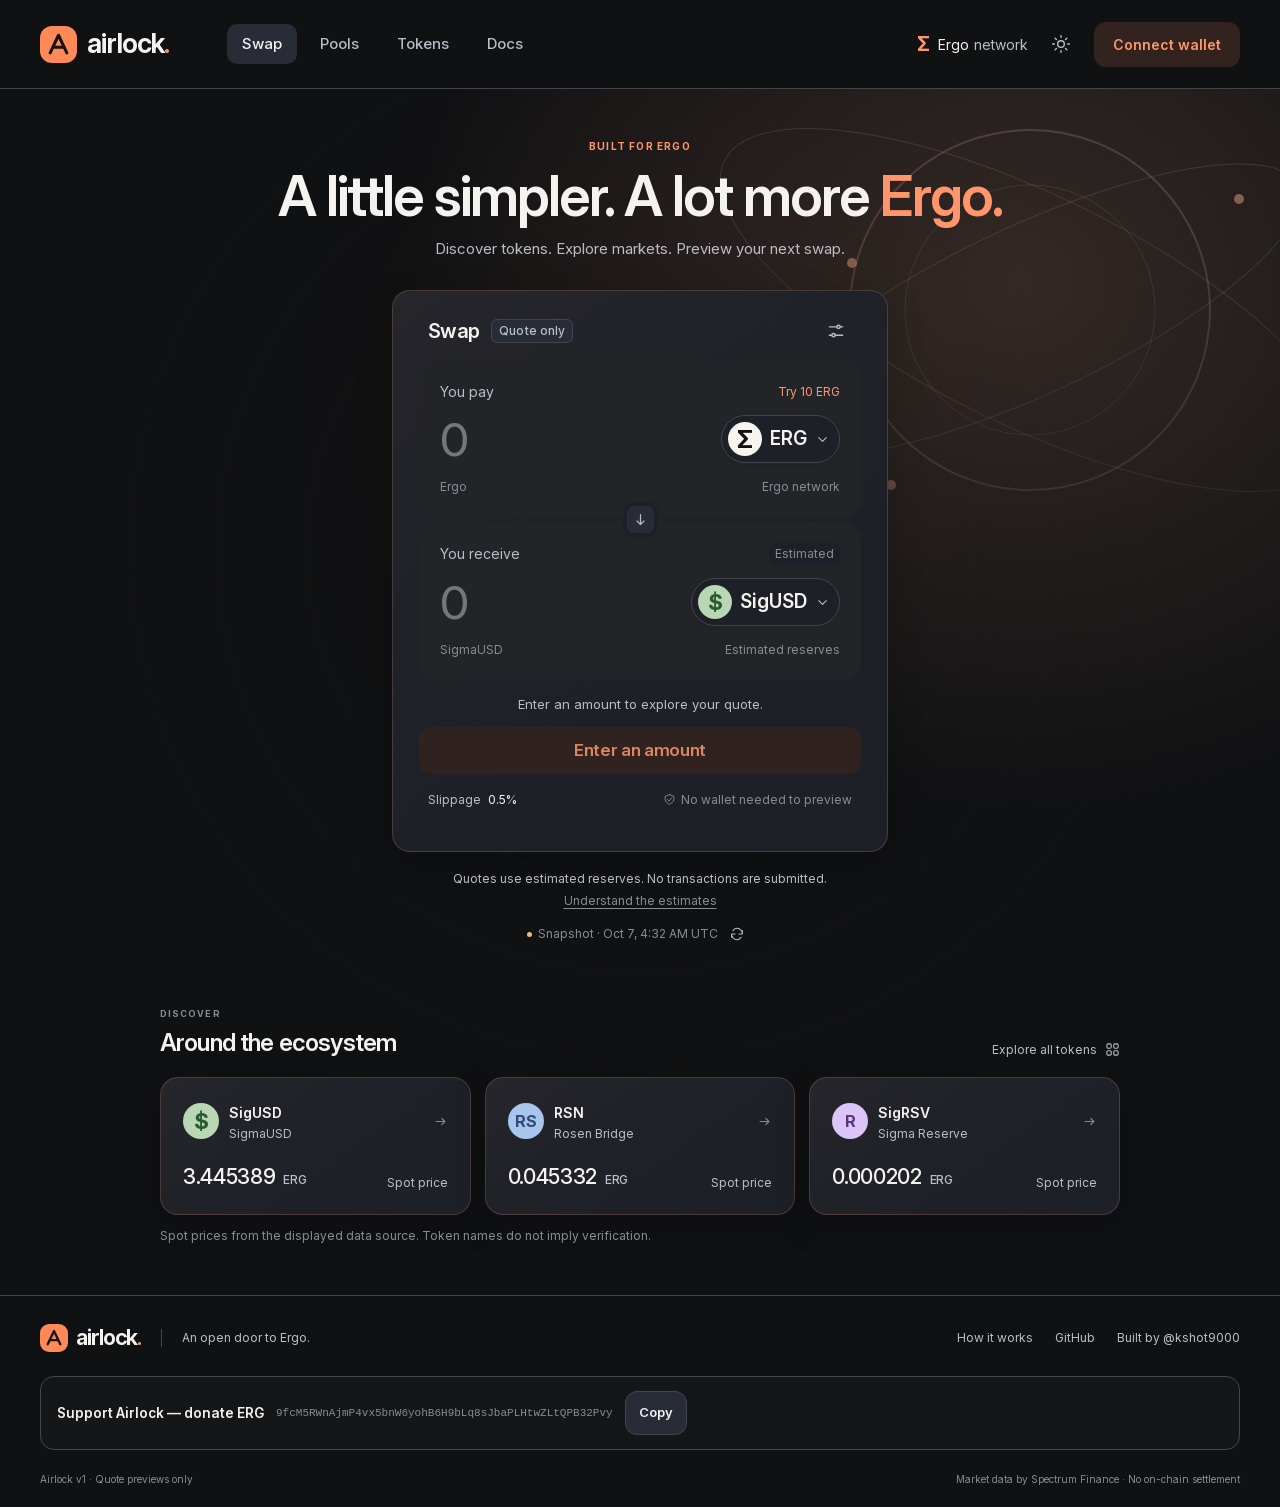
<file: index.html>
<!doctype html>
<html lang="en" data-theme="dark">
  <head>
    <meta charset="UTF-8" />
    <meta name="viewport" content="width=device-width, initial-scale=1" />
    <meta name="color-scheme" content="dark light" />
    <meta name="theme-color" content="#101113" />
    <title>Swap on Ergo — Airlock</title>
    <meta
      name="description"
      content="Explore Ergo tokens, browse markets, and preview swap quotes with Airlock. Transparent estimates. No on-chain settlement in v1."
    />
    <meta property="og:type" content="website" />
    <meta property="og:site_name" content="Airlock" />
    <meta property="og:title" content="Swap on Ergo — Airlock" />
    <meta property="og:description" content="Explore Ergo tokens, browse markets, and preview swap quotes with Airlock. Transparent estimates. No on-chain settlement in v1." />
    <meta property="og:url" content="https://kshot3000.github.io/MY-ERGO-DEX/" />
    <meta property="og:image" content="https://kshot3000.github.io/MY-ERGO-DEX/assets/airlock-preview.jpg" />
    <meta property="og:image:width" content="2048" />
    <meta property="og:image:height" content="1072" />
    <meta property="og:image:alt" content="Airlock — Swap on Ergo" />
    <meta name="twitter:card" content="summary_large_image" />
    <meta name="twitter:site" content="@kshot9000" />
    <meta name="twitter:title" content="Swap on Ergo — Airlock" />
    <meta name="twitter:description" content="Explore Ergo tokens, browse markets, and preview swap quotes with Airlock. Transparent estimates. No on-chain settlement in v1." />
    <meta name="twitter:image" content="https://kshot3000.github.io/MY-ERGO-DEX/assets/airlock-preview.jpg" />
    <meta name="twitter:image:alt" content="Airlock — Swap on Ergo" />
    <link rel="icon" type="image/svg+xml" href="assets/favicon.svg" />
    <script>
      try {
        document.documentElement.dataset.theme =
          localStorage.getItem("airlock-theme") || "dark";
      } catch (e) {}
    </script>
    <link rel="stylesheet" href="css/style.css?v=1.0.1" />
  <link rel="stylesheet" href="visual-upgrade/theme.css?v=20261007">
</head>
  <body data-page="swap" data-vu-theme="orbit">
    <a class="skip-link" href="#main">Skip to content</a>
    <header class="topbar">
      <div class="topbar-inner">
        <a class="brand" href="index.html" aria-label="Airlock home"
          ><svg
            class="brand-symbol"
            viewBox="0 0 40 40"
            fill="none"
            aria-hidden="true"
          >
            <rect width="40" height="40" rx="13" fill="currentColor" />
            <path
              d="m11 29 9-19 9 19M15 23h10"
              stroke="#141414"
              stroke-width="3.3"
              stroke-linecap="round"
              stroke-linejoin="round"
            /></svg
          ><span>airlock<span class="brand-period">.</span></span></a
        >
        <nav class="mainnav" aria-label="Main navigation">
          <a href="index.html" data-nav="swap">Swap</a
          ><a href="pools.html" data-nav="pools">Pools</a
          ><a href="tokens.html" data-nav="tokens">Tokens</a
          ><a href="docs.html" data-nav="docs">Docs</a>
        </nav>
        <div class="topbar-right">
          <span class="network-chip"
            ><span class="ergo-mark">Σ</span> Ergo
            <span class="network-label">network</span></span
          ><button
            class="icon-btn theme-toggle"
            aria-label="Switch color theme"
            title="Switch color theme"
          >
            <svg
              class="icon"
              viewBox="0 0 24 24"
              fill="none"
              stroke="currentColor"
              stroke-width="1.7"
              stroke-linecap="round"
              stroke-linejoin="round"
              aria-hidden="true"
            >
              <circle cx="12" cy="12" r="4" />
              <path
                d="M12 2v2m0 16v2M2 12h2m16 0h2M5 5l1.5 1.5m11 11L19 19M5 19l1.5-1.5m11-11L19 5"
              />
            </svg></button
          ><button class="btn connect-btn" id="wallet-btn">
            Connect wallet
          </button>
        </div>
      </div>
    </header>
    <main id="main" class="swap-main">
      <div class="orbit-glow" aria-hidden="true"></div>
      <section class="swap-stage" aria-labelledby="swap-title">
        <div class="intro">
          <span class="eyebrow">BUILT FOR ERGO</span>
          <h1 id="swap-title">
            A little simpler.<br class="mobile-br" />
            A lot more <span>Ergo.</span>
          </h1>
          <p>Discover tokens. Explore markets. Preview your next swap.</p>
        </div>
        <div class="swap-card">
          <div class="card-heading">
            <div class="heading-group">
              <h2>Swap</h2>
              <span class="pill preview-pill">Quote only</span>
            </div>
            <div class="card-tools">
              <button
                class="icon-btn"
                id="settings-btn"
                aria-label="Swap settings"
                title="Swap settings"
              >
                <svg
                  class="icon"
                  viewBox="0 0 24 24"
                  fill="none"
                  stroke="currentColor"
                  stroke-width="1.7"
                  stroke-linecap="round"
                  stroke-linejoin="round"
                  aria-hidden="true"
                >
                  <path d="M4 7h9m4 0h3M4 17h3m4 0h9" />
                  <circle cx="15" cy="7" r="2" />
                  <circle cx="9" cy="17" r="2" />
                </svg>
              </button>
            </div>
          </div>
          <div class="token-box">
            <div class="field-label">
              <label for="in-amount">You pay</label
              ><button class="text-button" id="try-amount">Try 10 ERG</button>
            </div>
            <div class="token-row">
              <input
                class="amount-input"
                id="in-amount"
                inputmode="decimal"
                placeholder="0"
                autocomplete="off"
                spellcheck="false"
                maxlength="40"
                aria-describedby="in-meta quote-message"
              /><button
                class="token-picker"
                id="in-token-btn"
                aria-label="Select token to pay"
                disabled
              >
                <span class="token-avatar ergo">Σ</span
                ><span class="token-symbol">ERG</span
                ><svg
                  class="icon"
                  viewBox="0 0 24 24"
                  fill="none"
                  stroke="currentColor"
                  stroke-width="1.7"
                  stroke-linecap="round"
                  stroke-linejoin="round"
                  aria-hidden="true"
                >
                  <path d="m6 9 6 6 6-6" />
                </svg>
              </button>
            </div>
            <div class="token-meta">
              <span id="in-meta">Ergo</span><span id="in-balance">—</span>
            </div>
          </div>
          <div class="swap-arrow">
            <button
              id="flip"
              aria-label="Reverse token direction"
              title="Reverse tokens"
              disabled
            >
              <svg
                class="icon"
                viewBox="0 0 24 24"
                fill="none"
                stroke="currentColor"
                stroke-width="1.7"
                stroke-linecap="round"
                stroke-linejoin="round"
                aria-hidden="true"
              >
                <path d="M12 5v14m-5-5 5 5 5-5" />
              </svg>
            </button>
          </div>
          <div class="token-box receive-box">
            <div class="field-label">
              <span id="receive-label">You receive</span
              ><span class="field-tag">Estimated</span>
            </div>
            <div class="token-row">
              <output
                class="amount-input output-amount"
                id="out-amount"
                aria-labelledby="receive-label"
                >0</output
              ><button
                class="token-picker"
                id="out-token-btn"
                aria-label="Select token to receive"
                disabled
              >
                <span class="token-avatar sigusd">$</span
                ><span class="token-symbol">SigUSD</span
                ><svg
                  class="icon"
                  viewBox="0 0 24 24"
                  fill="none"
                  stroke="currentColor"
                  stroke-width="1.7"
                  stroke-linecap="round"
                  stroke-linejoin="round"
                  aria-hidden="true"
                >
                  <path d="m6 9 6 6 6-6" />
                </svg>
              </button>
            </div>
            <div class="token-meta">
              <span id="out-meta">SigmaUSD</span><span>Estimated reserves</span>
            </div>
          </div>
          <div class="quote-area">
            <div class="quote-message" id="quote-message" role="status">
              Loading market data…
            </div>
            <details id="quote-details" hidden>
              <summary>
                <span id="quote-rate"></span
                ><span class="details-label"
                  >Details
                  <svg
                    class="icon"
                    viewBox="0 0 24 24"
                    fill="none"
                    stroke="currentColor"
                    stroke-width="1.7"
                    stroke-linecap="round"
                    stroke-linejoin="round"
                    aria-hidden="true"
                  >
                    <path d="m6 9 6 6 6-6" /></svg
                ></span>
              </summary>
              <div id="quote-box"></div>
            </details>
          </div>
          <button class="btn primary block" id="preview-btn" disabled>
            Enter an amount
          </button>
          <div class="swap-bottom">
            <button class="text-button" id="slippage-open">
              Slippage <span id="slippage-label">0.5%</span></button
            ><span
              ><svg
                class="icon"
                viewBox="0 0 24 24"
                fill="none"
                stroke="currentColor"
                stroke-width="1.7"
                stroke-linecap="round"
                stroke-linejoin="round"
                aria-hidden="true"
              >
                <path d="m12 3 8 3v6c0 5-8 9-8 9s-8-4-8-9V6l8-3Z" />
                <path d="m8 12 3 3 5-6" />
              </svg>
              No wallet needed to preview</span
            >
          </div>
        </div>
        <p class="quote-disclosure">
          Quotes use estimated reserves. No transactions are submitted.<br /><a
            href="docs.html#methodology"
            >Understand the estimates</a
          >
        </p>
        <div class="data-status">
          <span class="src-badge loading" id="src-badge">Loading data</span
          ><button
            class="icon-btn small"
            data-refresh
            aria-label="Refresh market data"
            title="Refresh market data"
          >
            <svg
              class="icon"
              viewBox="0 0 24 24"
              fill="none"
              stroke="currentColor"
              stroke-width="1.7"
              stroke-linecap="round"
              stroke-linejoin="round"
              aria-hidden="true"
            >
              <path d="M20 7v5h-5M4 17v-5h5" />
              <path
                d="M6.1 7a7 7 0 0 1 11.6-1L20 9M4 15l2.3 3A7 7 0 0 0 18 17"
              />
            </svg>
          </button>
        </div>
      </section>
      <section class="market-section wrap" aria-labelledby="market-title">
        <div class="section-heading">
          <div>
            <span class="eyebrow">DISCOVER</span>
            <h2 id="market-title">Around the ecosystem</h2>
          </div>
          <a class="subtle-link" href="tokens.html"
            >Explore all tokens
            <svg
              class="icon"
              viewBox="0 0 24 24"
              fill="none"
              stroke="currentColor"
              stroke-width="1.7"
              stroke-linecap="round"
              stroke-linejoin="round"
              aria-hidden="true"
            >
              <rect x="3" y="3" width="7" height="7" rx="2" />
              <rect x="14" y="3" width="7" height="7" rx="2" />
              <rect x="3" y="14" width="7" height="7" rx="2" />
              <rect x="14" y="14" width="7" height="7" rx="2" /></svg
          ></a>
        </div>
        <div class="market-cards" id="market-cards">
          <div class="market-card skeleton"></div>
          <div class="market-card skeleton"></div>
          <div class="market-card skeleton"></div>
        </div>
        <p class="section-note">
          Spot prices from the displayed data source. Token names do not imply
          verification.
        </p>
      </section>
    </main>
    <footer class="site">
      <div class="footer-top">
        <a class="brand footer-brand" href="index.html"
          ><svg
            class="brand-symbol"
            viewBox="0 0 40 40"
            fill="none"
            aria-hidden="true"
          >
            <rect width="40" height="40" rx="13" fill="currentColor" />
            <path
              d="m11 29 9-19 9 19M15 23h10"
              stroke="#141414"
              stroke-width="3.3"
              stroke-linecap="round"
              stroke-linejoin="round"
            /></svg
          ><span>airlock<span class="brand-period">.</span></span></a
        ><span class="footer-caption">An open door to Ergo.</span>
        <nav aria-label="Footer navigation">
          <a href="docs.html">How it works</a
          ><a
            href="https://github.com/Kshot3000/MY-ERGO-DEX"
            target="_blank"
            rel="noopener noreferrer"
            >GitHub</a
          ><a
            href="https://x.com/kshot9000"
            target="_blank"
            rel="noopener noreferrer"
            >Built by @kshot9000</a
          >
        </nav>
      </div>
            <div class="footer-donate">
        <span class="donate-label">Support Airlock &mdash; donate ERG</span>
        <code data-fee-wallet></code>
        <button class="btn secondary small" data-copy-fee-wallet>Copy</button>
      </div>
<div class="footer-bottom">
        <span>Airlock v1 · Quote previews only</span
        ><span>Market data by Spectrum Finance · No on-chain settlement</span>
      </div>
    </footer>
    <dialog
      class="modal token-modal"
      id="token-modal"
      aria-labelledby="token-title"
    >
      <div class="modal-head">
        <h2 id="token-title">Select a token</h2>
        <button
          class="icon-btn"
          data-close-dialog
          aria-label="Close token selector"
        >
          <svg
            class="icon"
            viewBox="0 0 24 24"
            fill="none"
            stroke="currentColor"
            stroke-width="1.7"
            stroke-linecap="round"
            stroke-linejoin="round"
            aria-hidden="true"
          >
            <path d="m6 6 12 12M6 18 18 6" />
          </svg>
        </button>
      </div>
      <div class="search-field">
        <svg
          class="icon"
          viewBox="0 0 24 24"
          fill="none"
          stroke="currentColor"
          stroke-width="1.7"
          stroke-linecap="round"
          stroke-linejoin="round"
          aria-hidden="true"
        >
          <circle cx="10.5" cy="10.5" r="6.5" />
          <path d="m16 16 4.5 4.5" /></svg
        ><input
          id="token-query"
          type="search"
          placeholder="Search name or token ID"
          aria-label="Search tokens"
          autocomplete="off"
        />
      </div>
      <div class="quick-tokens" id="quick-tokens"></div>
      <div class="list-label">
        <span>Available tokens</span><span id="selector-count"></span>
      </div>
      <div class="token-list" id="token-list"></div>
      <p class="modal-footnote">
        Always verify the full token ID. Anyone can create a token with the same
        name.
      </p>
    </dialog>
    <dialog
      class="modal settings-modal"
      id="settings-modal"
      aria-labelledby="settings-title"
    >
      <div class="modal-head">
        <h2 id="settings-title">Swap settings</h2>
        <button class="icon-btn" data-close-dialog aria-label="Close settings">
          <svg
            class="icon"
            viewBox="0 0 24 24"
            fill="none"
            stroke="currentColor"
            stroke-width="1.7"
            stroke-linecap="round"
            stroke-linejoin="round"
            aria-hidden="true"
          >
            <path d="m6 6 12 12M6 18 18 6" />
          </svg>
        </button>
      </div>
      <label class="settings-label" for="custom-slip">Slippage tolerance</label>
      <p class="muted">
        Used to calculate the minimum amount in your quote preview.
      </p>
      <div class="slip-options">
        <button class="slip-btn" data-slip="10">0.1%</button
        ><button class="slip-btn on" data-slip="50" aria-pressed="true">
          0.5%</button
        ><button class="slip-btn" data-slip="100">1%</button
        ><label class="custom-slip"
          ><input
            id="custom-slip"
            inputmode="decimal"
            placeholder="Custom"
            aria-label="Custom slippage percent"
            maxlength="6"
          /><span>%</span></label
        >
      </div>
      <p id="slip-feedback" class="settings-feedback" role="status">
        A 0.5% tolerance is applied to the estimated output.
      </p>
      <button class="btn primary block" id="save-settings">
        Save settings
      </button>
    </dialog>
    <dialog
      class="modal preview-modal"
      id="preview-modal"
      aria-labelledby="preview-title"
    >
      <div class="modal-head">
        <h2 id="preview-title">Review your quote</h2>
        <button
          class="icon-btn"
          data-close-dialog
          aria-label="Close quote preview"
        >
          <svg
            class="icon"
            viewBox="0 0 24 24"
            fill="none"
            stroke="currentColor"
            stroke-width="1.7"
            stroke-linecap="round"
            stroke-linejoin="round"
            aria-hidden="true"
          >
            <path d="m6 6 12 12M6 18 18 6" />
          </svg>
        </button>
      </div>
      <span class="pill preview-pill">Preview only</span>
      <div class="preview-amounts">
        <div>
          <span class="muted">You pay</span><strong id="pv-in"></strong>
        </div>
        <svg
          class="icon"
          viewBox="0 0 24 24"
          fill="none"
          stroke="currentColor"
          stroke-width="1.7"
          stroke-linecap="round"
          stroke-linejoin="round"
          aria-hidden="true"
        >
          <path d="M12 5v14m-5-5 5 5 5-5" />
        </svg>
        <div>
          <span class="muted">You receive · estimated</span
          ><strong id="pv-out"></strong>
        </div>
      </div>
      <div id="pv-rows"></div>
      <div class="notice">
        On-chain swaps aren’t available yet. This preview does not create a
        transaction or move funds.
      </div>
      <button class="btn primary block" data-close-dialog>Done</button>
    </dialog>
    <dialog
      class="modal wallet-modal"
      id="wallet-modal"
      aria-labelledby="wallet-title"
    >
      <div class="modal-head">
        <h2 id="wallet-title">Connect a wallet</h2>
        <button
          class="icon-btn"
          data-close-dialog
          aria-label="Close wallet dialog"
        >
          <svg
            class="icon"
            viewBox="0 0 24 24"
            fill="none"
            stroke="currentColor"
            stroke-width="1.7"
            stroke-linecap="round"
            stroke-linejoin="round"
            aria-hidden="true"
          >
            <path d="m6 6 12 12M6 18 18 6" />
          </svg>
        </button>
      </div>
      <p class="muted">Your wallet. Your control.</p>
      <div id="wallet-content"></div>
      <p class="modal-footnote">
        <svg
          class="icon"
          viewBox="0 0 24 24"
          fill="none"
          stroke="currentColor"
          stroke-width="1.7"
          stroke-linecap="round"
          stroke-linejoin="round"
          aria-hidden="true"
        >
          <path d="m12 3 8 3v6c0 5-8 9-8 9s-8-4-8-9V6l8-3Z" />
          <path d="m8 12 3 3 5-6" />
        </svg>
        Connection only reads your address and ERG balance. Airlock never
        requests a signature.
      </p>
    </dialog>
    <div class="toast" id="toast" role="status" aria-live="polite"></div>
    <noscript
      ><div class="noscript">
        Enable JavaScript to load tokens and preview quotes. No transactions are
        submitted by this site.
      </div></noscript
    >
    <script src="js/aelib.js?v=1.0.0"></script>
    <script src="js/app.js?v=1.0.0"></script>
    <script src="js/swap.js?v=1.0.0"></script>
  </body>
</html>
</file>
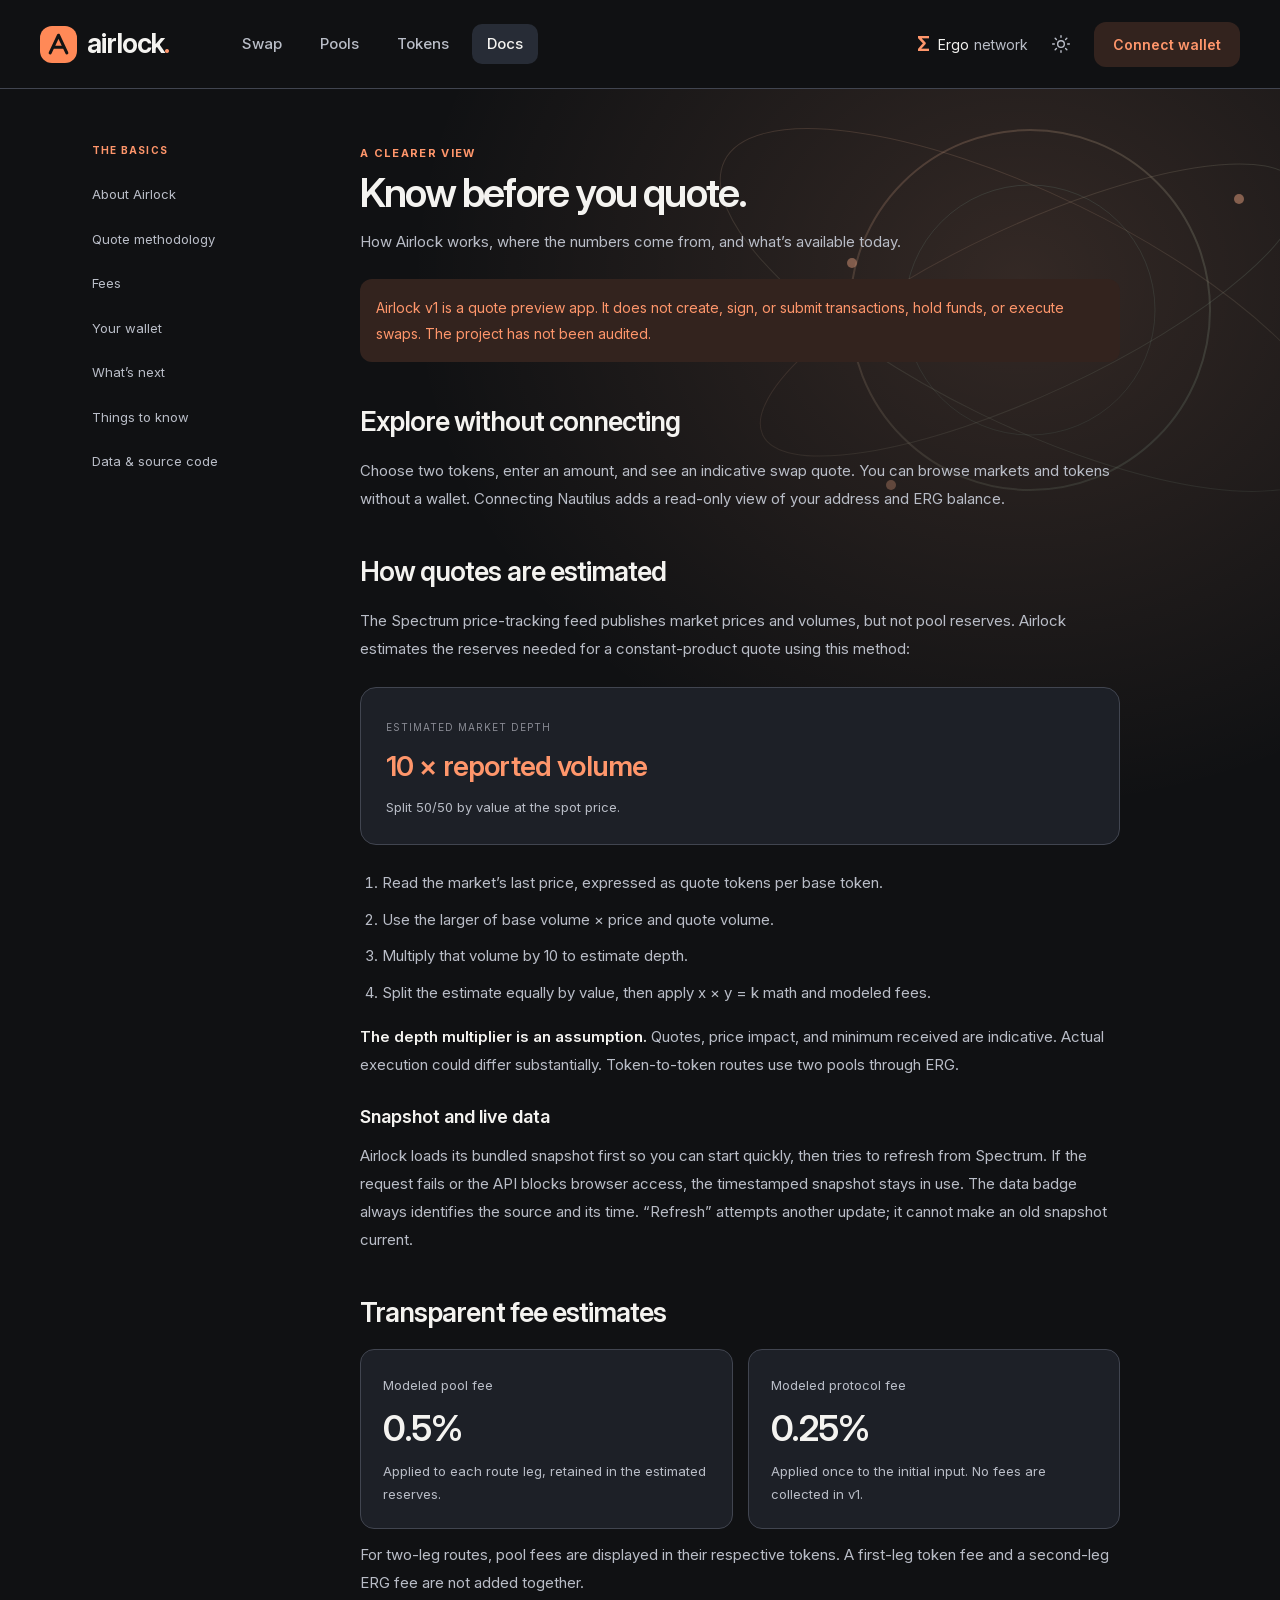
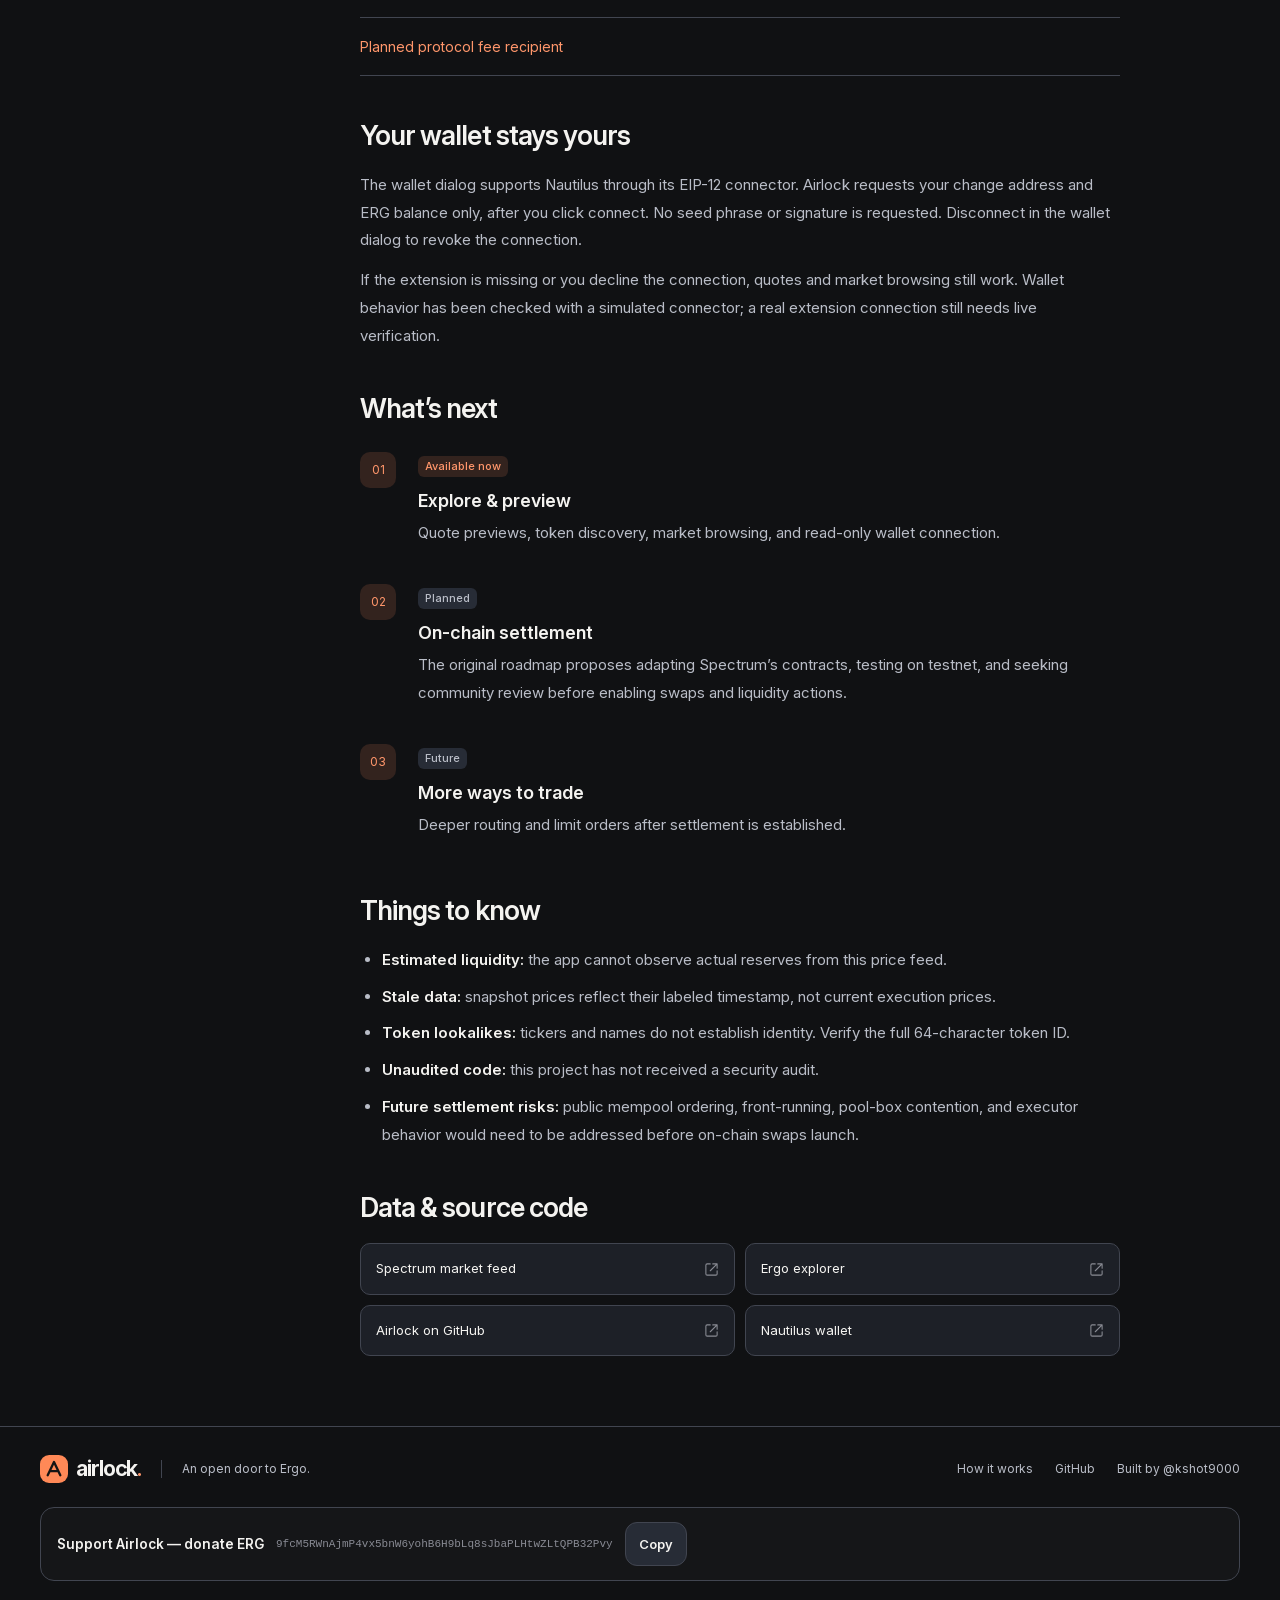
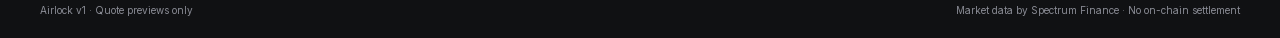
<file: docs.html>
<!doctype html>
<html lang="en" data-theme="dark">
  <head>
    <meta charset="UTF-8" />
    <meta name="viewport" content="width=device-width, initial-scale=1" />
    <meta name="color-scheme" content="dark light" />
    <meta name="theme-color" content="#101113" />
    <title>Documentation — Airlock</title>
    <meta
      name="description"
      content="Explore Ergo tokens, browse markets, and preview swap quotes with Airlock. Transparent estimates. No on-chain settlement in v1."
    />
    <meta property="og:type" content="website" />
    <meta property="og:site_name" content="Airlock" />
    <meta property="og:title" content="Documentation — Airlock" />
    <meta property="og:description" content="Explore Ergo tokens, browse markets, and preview swap quotes with Airlock. Transparent estimates. No on-chain settlement in v1." />
    <meta property="og:url" content="https://kshot3000.github.io/MY-ERGO-DEX/docs.html" />
    <meta property="og:image" content="https://kshot3000.github.io/MY-ERGO-DEX/assets/airlock-preview.jpg" />
    <meta property="og:image:width" content="2048" />
    <meta property="og:image:height" content="1072" />
    <meta property="og:image:alt" content="Airlock — Swap on Ergo" />
    <meta name="twitter:card" content="summary_large_image" />
    <meta name="twitter:site" content="@kshot9000" />
    <meta name="twitter:title" content="Documentation — Airlock" />
    <meta name="twitter:description" content="Explore Ergo tokens, browse markets, and preview swap quotes with Airlock. Transparent estimates. No on-chain settlement in v1." />
    <meta name="twitter:image" content="https://kshot3000.github.io/MY-ERGO-DEX/assets/airlock-preview.jpg" />
    <meta name="twitter:image:alt" content="Airlock — Swap on Ergo" />
    <link rel="icon" type="image/svg+xml" href="assets/favicon.svg" />
    <script>
      try {
        document.documentElement.dataset.theme =
          localStorage.getItem("airlock-theme") || "dark";
      } catch (e) {}
    </script>
    <link rel="stylesheet" href="css/style.css?v=1.0.1" />
  <link rel="stylesheet" href="visual-upgrade/theme.css?v=20261007">
</head>
  <body data-page="docs" data-vu-theme="orbit">
    <a class="skip-link" href="#main">Skip to content</a>
    <header class="topbar">
      <div class="topbar-inner">
        <a class="brand" href="index.html" aria-label="Airlock home"
          ><svg
            class="brand-symbol"
            viewBox="0 0 40 40"
            fill="none"
            aria-hidden="true"
          >
            <rect width="40" height="40" rx="13" fill="currentColor" />
            <path
              d="m11 29 9-19 9 19M15 23h10"
              stroke="#141414"
              stroke-width="3.3"
              stroke-linecap="round"
              stroke-linejoin="round"
            /></svg
          ><span>airlock<span class="brand-period">.</span></span></a
        >
        <nav class="mainnav" aria-label="Main navigation">
          <a href="index.html" data-nav="swap">Swap</a
          ><a href="pools.html" data-nav="pools">Pools</a
          ><a href="tokens.html" data-nav="tokens">Tokens</a
          ><a href="docs.html" data-nav="docs">Docs</a>
        </nav>
        <div class="topbar-right">
          <span class="network-chip"
            ><span class="ergo-mark">Σ</span> Ergo
            <span class="network-label">network</span></span
          ><button
            class="icon-btn theme-toggle"
            aria-label="Switch color theme"
            title="Switch color theme"
          >
            <svg
              class="icon"
              viewBox="0 0 24 24"
              fill="none"
              stroke="currentColor"
              stroke-width="1.7"
              stroke-linecap="round"
              stroke-linejoin="round"
              aria-hidden="true"
            >
              <circle cx="12" cy="12" r="4" />
              <path
                d="M12 2v2m0 16v2M2 12h2m16 0h2M5 5l1.5 1.5m11 11L19 19M5 19l1.5-1.5m11-11L19 5"
              />
            </svg></button
          ><button class="btn connect-btn" id="wallet-btn">
            Connect wallet
          </button>
        </div>
      </div>
    </header>
    <main id="main" class="wrap docs-layout">
      <aside class="docs-nav" aria-label="On this page">
        <span class="eyebrow">THE BASICS</span
        ><a href="#overview">About Airlock</a
        ><a href="#methodology">Quote methodology</a><a href="#fees">Fees</a
        ><a href="#wallet">Your wallet</a><a href="#roadmap">What’s next</a
        ><a href="#risks">Things to know</a
        ><a href="#sources">Data &amp; source code</a>
      </aside>
      <article class="docs-body">
        <div class="page-heading" id="overview">
          <span class="eyebrow">A CLEARER VIEW</span>
          <h1>Know before you quote.</h1>
          <p>
            How Airlock works, where the numbers come from, and what’s available
            today.
          </p>
        </div>
        <div class="notice">
          Airlock v1 is a quote preview app. It does not create, sign, or submit
          transactions, hold funds, or execute swaps. The project has not been
          audited.
        </div>
        <h2>Explore without connecting</h2>
        <p>
          Choose two tokens, enter an amount, and see an indicative swap quote.
          You can browse markets and tokens without a wallet. Connecting
          Nautilus adds a read-only view of your address and ERG balance.
        </p>
        <h2 id="methodology">How quotes are estimated</h2>
        <p>
          The Spectrum price-tracking feed publishes market prices and volumes,
          but not pool reserves. Airlock estimates the reserves needed for a
          constant-product quote using this method:
        </p>
        <div class="formula-card">
          <span>ESTIMATED MARKET DEPTH</span
          ><strong>10 × reported volume</strong>
          <p>Split 50/50 by value at the spot price.</p>
        </div>
        <ol>
          <li>
            Read the market’s last price, expressed as quote tokens per base
            token.
          </li>
          <li>Use the larger of base volume × price and quote volume.</li>
          <li>Multiply that volume by 10 to estimate depth.</li>
          <li>
            Split the estimate equally by value, then apply x × y = k math and
            modeled fees.
          </li>
        </ol>
        <p>
          <strong>The depth multiplier is an assumption.</strong> Quotes, price
          impact, and minimum received are indicative. Actual execution could
          differ substantially. Token-to-token routes use two pools through ERG.
        </p>
        <h3>Snapshot and live data</h3>
        <p>
          Airlock loads its bundled snapshot first so you can start quickly,
          then tries to refresh from Spectrum. If the request fails or the API
          blocks browser access, the timestamped snapshot stays in use. The data
          badge always identifies the source and its time. “Refresh” attempts
          another update; it cannot make an old snapshot current.
        </p>
        <h2 id="fees">Transparent fee estimates</h2>
        <div class="docs-fees">
          <div>
            <span>Modeled pool fee</span><strong>0.5%</strong>
            <p>
              Applied to each route leg, retained in the estimated reserves.
            </p>
          </div>
          <div>
            <span>Modeled protocol fee</span><strong>0.25%</strong>
            <p>
              Applied once to the initial input. No fees are collected in v1.
            </p>
          </div>
        </div>
        <p>
          For two-leg routes, pool fees are displayed in their respective
          tokens. A first-leg token fee and a second-leg ERG fee are not added
          together.
        </p>
        <details class="docs-details">
          <summary>Planned protocol fee recipient</summary>
          <p>
            This address is retained from the original project. Fees would only
            be collected after on-chain settlement is implemented.
          </p>
          <div class="wallet-line">
            <code data-fee-wallet></code
            ><button class="btn secondary small" data-copy-fee-wallet>
              Copy address
            </button>
          </div>
        </details>
        <h2 id="wallet">Your wallet stays yours</h2>
        <p>
          The wallet dialog supports Nautilus through its EIP-12 connector.
          Airlock requests your change address and ERG balance only, after you
          click connect. No seed phrase or signature is requested. Disconnect in
          the wallet dialog to revoke the connection.
        </p>
        <p>
          If the extension is missing or you decline the connection, quotes and
          market browsing still work. Wallet behavior has been checked with a
          simulated connector; a real extension connection still needs live
          verification.
        </p>
        <h2 id="roadmap">What’s next</h2>
        <div class="roadmap">
          <div>
            <span class="step-number">01</span>
            <div>
              <span class="pill">Available now</span>
              <h3>Explore &amp; preview</h3>
              <p>
                Quote previews, token discovery, market browsing, and read-only
                wallet connection.
              </p>
            </div>
          </div>
          <div>
            <span class="step-number">02</span>
            <div>
              <span class="pill muted-pill">Planned</span>
              <h3>On-chain settlement</h3>
              <p>
                The original roadmap proposes adapting Spectrum’s contracts,
                testing on testnet, and seeking community review before enabling
                swaps and liquidity actions.
              </p>
            </div>
          </div>
          <div>
            <span class="step-number">03</span>
            <div>
              <span class="pill muted-pill">Future</span>
              <h3>More ways to trade</h3>
              <p>
                Deeper routing and limit orders after settlement is established.
              </p>
            </div>
          </div>
        </div>
        <h2 id="risks">Things to know</h2>
        <ul>
          <li>
            <strong>Estimated liquidity:</strong> the app cannot observe actual
            reserves from this price feed.
          </li>
          <li>
            <strong>Stale data:</strong> snapshot prices reflect their labeled
            timestamp, not current execution prices.
          </li>
          <li>
            <strong>Token lookalikes:</strong> tickers and names do not
            establish identity. Verify the full 64-character token ID.
          </li>
          <li>
            <strong>Unaudited code:</strong> this project has not received a
            security audit.
          </li>
          <li>
            <strong>Future settlement risks:</strong> public mempool ordering,
            front-running, pool-box contention, and executor behavior would need
            to be addressed before on-chain swaps launch.
          </li>
        </ul>
        <h2 id="sources">Data &amp; source code</h2>
        <div class="source-links">
          <a
            href="https://api.spectrum.fi/v1/price-tracking/markets"
            target="_blank"
            rel="noopener noreferrer"
            >Spectrum market feed
            <svg
              class="icon"
              viewBox="0 0 24 24"
              fill="none"
              stroke="currentColor"
              stroke-width="1.7"
              stroke-linecap="round"
              stroke-linejoin="round"
              aria-hidden="true"
            >
              <path
                d="M14 3h7v7m0-7L10 14M10 3H5a2 2 0 0 0-2 2v14a2 2 0 0 0 2 2h14a2 2 0 0 0 2-2v-5"
              /></svg></a
          ><a
            href="https://explorer.ergoplatform.com/"
            target="_blank"
            rel="noopener noreferrer"
            >Ergo explorer
            <svg
              class="icon"
              viewBox="0 0 24 24"
              fill="none"
              stroke="currentColor"
              stroke-width="1.7"
              stroke-linecap="round"
              stroke-linejoin="round"
              aria-hidden="true"
            >
              <path
                d="M14 3h7v7m0-7L10 14M10 3H5a2 2 0 0 0-2 2v14a2 2 0 0 0 2 2h14a2 2 0 0 0 2-2v-5"
              /></svg></a
          ><a
            href="https://github.com/Kshot3000/MY-ERGO-DEX"
            target="_blank"
            rel="noopener noreferrer"
            >Airlock on GitHub
            <svg
              class="icon"
              viewBox="0 0 24 24"
              fill="none"
              stroke="currentColor"
              stroke-width="1.7"
              stroke-linecap="round"
              stroke-linejoin="round"
              aria-hidden="true"
            >
              <path
                d="M14 3h7v7m0-7L10 14M10 3H5a2 2 0 0 0-2 2v14a2 2 0 0 0 2 2h14a2 2 0 0 0 2-2v-5"
              /></svg></a
          ><a
            href="https://github.com/nautls/nautilus-wallet"
            target="_blank"
            rel="noopener noreferrer"
            >Nautilus wallet
            <svg
              class="icon"
              viewBox="0 0 24 24"
              fill="none"
              stroke="currentColor"
              stroke-width="1.7"
              stroke-linecap="round"
              stroke-linejoin="round"
              aria-hidden="true"
            >
              <path
                d="M14 3h7v7m0-7L10 14M10 3H5a2 2 0 0 0-2 2v14a2 2 0 0 0 2 2h14a2 2 0 0 0 2-2v-5"
              /></svg
          ></a>
        </div>
      </article>
    </main>
    <footer class="site">
      <div class="footer-top">
        <a class="brand footer-brand" href="index.html"
          ><svg
            class="brand-symbol"
            viewBox="0 0 40 40"
            fill="none"
            aria-hidden="true"
          >
            <rect width="40" height="40" rx="13" fill="currentColor" />
            <path
              d="m11 29 9-19 9 19M15 23h10"
              stroke="#141414"
              stroke-width="3.3"
              stroke-linecap="round"
              stroke-linejoin="round"
            /></svg
          ><span>airlock<span class="brand-period">.</span></span></a
        ><span class="footer-caption">An open door to Ergo.</span>
        <nav aria-label="Footer navigation">
          <a href="docs.html">How it works</a
          ><a
            href="https://github.com/Kshot3000/MY-ERGO-DEX"
            target="_blank"
            rel="noopener noreferrer"
            >GitHub</a
          ><a
            href="https://x.com/kshot9000"
            target="_blank"
            rel="noopener noreferrer"
            >Built by @kshot9000</a
          >
        </nav>
      </div>
            <div class="footer-donate">
        <span class="donate-label">Support Airlock &mdash; donate ERG</span>
        <code data-fee-wallet></code>
        <button class="btn secondary small" data-copy-fee-wallet>Copy</button>
      </div>
<div class="footer-bottom">
        <span>Airlock v1 · Quote previews only</span
        ><span>Market data by Spectrum Finance · No on-chain settlement</span>
      </div>
    </footer>
    <dialog
      class="modal wallet-modal"
      id="wallet-modal"
      aria-labelledby="wallet-title"
    >
      <div class="modal-head">
        <h2 id="wallet-title">Connect a wallet</h2>
        <button
          class="icon-btn"
          data-close-dialog
          aria-label="Close wallet dialog"
        >
          <svg
            class="icon"
            viewBox="0 0 24 24"
            fill="none"
            stroke="currentColor"
            stroke-width="1.7"
            stroke-linecap="round"
            stroke-linejoin="round"
            aria-hidden="true"
          >
            <path d="m6 6 12 12M6 18 18 6" />
          </svg>
        </button>
      </div>
      <p class="muted">Your wallet. Your control.</p>
      <div id="wallet-content"></div>
      <p class="modal-footnote">
        <svg
          class="icon"
          viewBox="0 0 24 24"
          fill="none"
          stroke="currentColor"
          stroke-width="1.7"
          stroke-linecap="round"
          stroke-linejoin="round"
          aria-hidden="true"
        >
          <path d="m12 3 8 3v6c0 5-8 9-8 9s-8-4-8-9V6l8-3Z" />
          <path d="m8 12 3 3 5-6" />
        </svg>
        Connection only reads your address and ERG balance. Airlock never
        requests a signature.
      </p>
    </dialog>
    <div class="toast" id="toast" role="status" aria-live="polite"></div>
    <noscript
      ><div class="noscript">
        Enable JavaScript to load tokens and preview quotes. No transactions are
        submitted by this site.
      </div></noscript
    >
    <script src="js/aelib.js?v=1.0.0"></script>
    <script src="js/app.js?v=1.0.0"></script>
  </body>
</html>
</file>
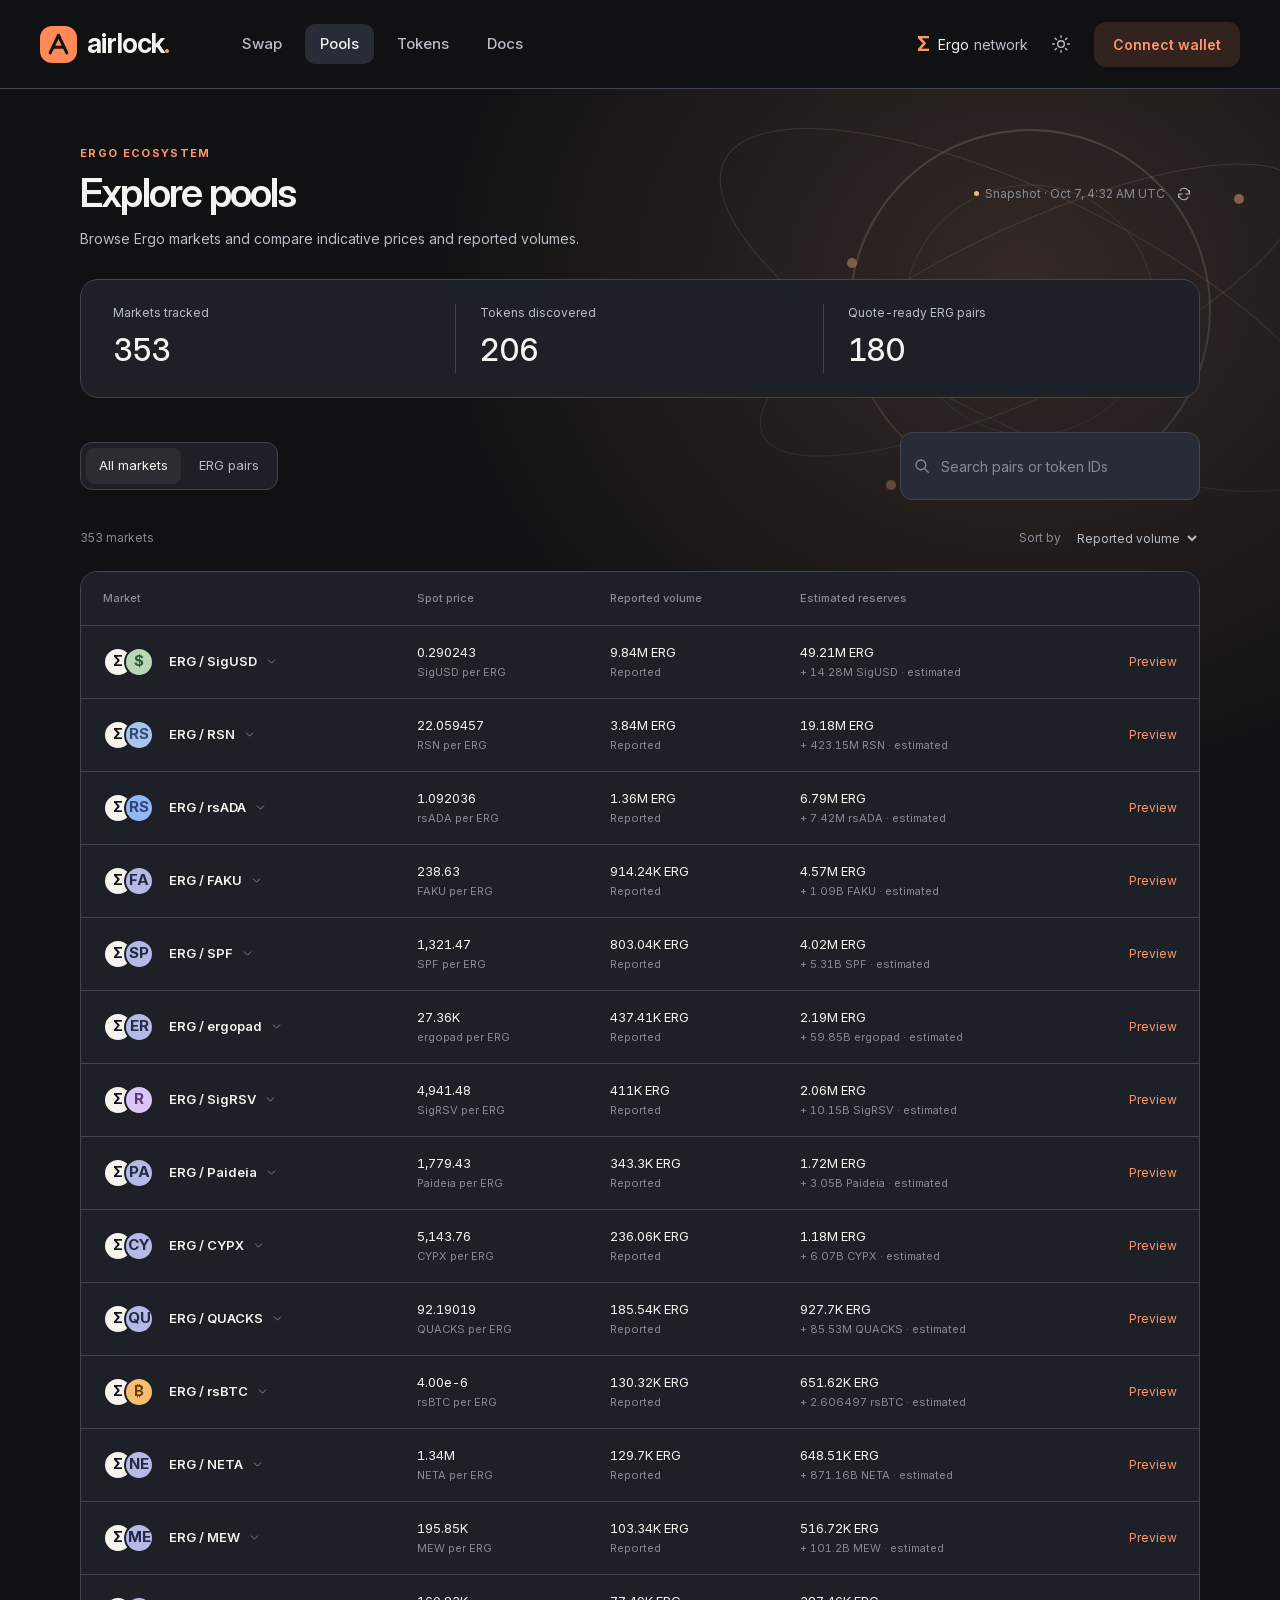
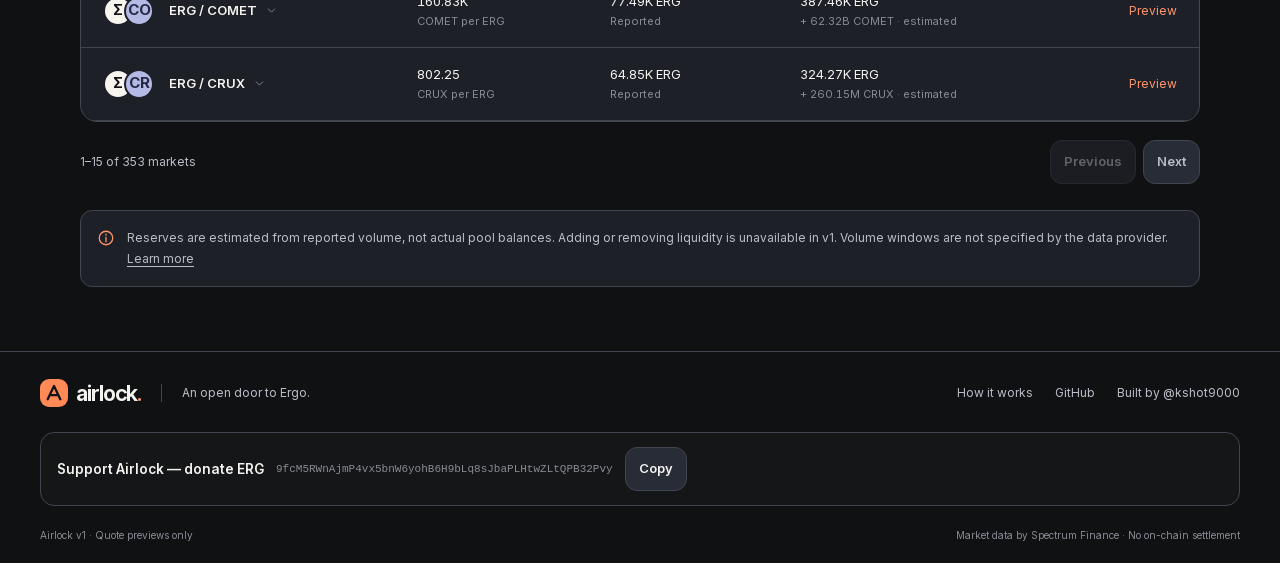
<file: pools.html>
<!doctype html>
<html lang="en" data-theme="dark">
  <head>
    <meta charset="UTF-8" />
    <meta name="viewport" content="width=device-width, initial-scale=1" />
    <meta name="color-scheme" content="dark light" />
    <meta name="theme-color" content="#101113" />
    <title>Explore pools — Airlock</title>
    <meta
      name="description"
      content="Explore Ergo tokens, browse markets, and preview swap quotes with Airlock. Transparent estimates. No on-chain settlement in v1."
    />
    <meta property="og:type" content="website" />
    <meta property="og:site_name" content="Airlock" />
    <meta property="og:title" content="Explore pools — Airlock" />
    <meta property="og:description" content="Explore Ergo tokens, browse markets, and preview swap quotes with Airlock. Transparent estimates. No on-chain settlement in v1." />
    <meta property="og:url" content="https://kshot3000.github.io/MY-ERGO-DEX/pools.html" />
    <meta property="og:image" content="https://kshot3000.github.io/MY-ERGO-DEX/assets/airlock-preview.jpg" />
    <meta property="og:image:width" content="2048" />
    <meta property="og:image:height" content="1072" />
    <meta property="og:image:alt" content="Airlock — Swap on Ergo" />
    <meta name="twitter:card" content="summary_large_image" />
    <meta name="twitter:site" content="@kshot9000" />
    <meta name="twitter:title" content="Explore pools — Airlock" />
    <meta name="twitter:description" content="Explore Ergo tokens, browse markets, and preview swap quotes with Airlock. Transparent estimates. No on-chain settlement in v1." />
    <meta name="twitter:image" content="https://kshot3000.github.io/MY-ERGO-DEX/assets/airlock-preview.jpg" />
    <meta name="twitter:image:alt" content="Airlock — Swap on Ergo" />
    <link rel="icon" type="image/svg+xml" href="assets/favicon.svg" />
    <script>
      try {
        document.documentElement.dataset.theme =
          localStorage.getItem("airlock-theme") || "dark";
      } catch (e) {}
    </script>
    <link rel="stylesheet" href="css/style.css?v=1.0.1" />
  <link rel="stylesheet" href="visual-upgrade/theme.css?v=20261007">
</head>
  <body data-page="pools" data-vu-theme="orbit">
    <a class="skip-link" href="#main">Skip to content</a>
    <header class="topbar">
      <div class="topbar-inner">
        <a class="brand" href="index.html" aria-label="Airlock home"
          ><svg
            class="brand-symbol"
            viewBox="0 0 40 40"
            fill="none"
            aria-hidden="true"
          >
            <rect width="40" height="40" rx="13" fill="currentColor" />
            <path
              d="m11 29 9-19 9 19M15 23h10"
              stroke="#141414"
              stroke-width="3.3"
              stroke-linecap="round"
              stroke-linejoin="round"
            /></svg
          ><span>airlock<span class="brand-period">.</span></span></a
        >
        <nav class="mainnav" aria-label="Main navigation">
          <a href="index.html" data-nav="swap">Swap</a
          ><a href="pools.html" data-nav="pools">Pools</a
          ><a href="tokens.html" data-nav="tokens">Tokens</a
          ><a href="docs.html" data-nav="docs">Docs</a>
        </nav>
        <div class="topbar-right">
          <span class="network-chip"
            ><span class="ergo-mark">Σ</span> Ergo
            <span class="network-label">network</span></span
          ><button
            class="icon-btn theme-toggle"
            aria-label="Switch color theme"
            title="Switch color theme"
          >
            <svg
              class="icon"
              viewBox="0 0 24 24"
              fill="none"
              stroke="currentColor"
              stroke-width="1.7"
              stroke-linecap="round"
              stroke-linejoin="round"
              aria-hidden="true"
            >
              <circle cx="12" cy="12" r="4" />
              <path
                d="M12 2v2m0 16v2M2 12h2m16 0h2M5 5l1.5 1.5m11 11L19 19M5 19l1.5-1.5m11-11L19 5"
              />
            </svg></button
          ><button class="btn connect-btn" id="wallet-btn">
            Connect wallet
          </button>
        </div>
      </div>
    </header>
    <main id="main" class="wrap explore-main">
      <div class="page-heading">
        <div>
          <span class="eyebrow">ERGO ECOSYSTEM</span>
          <h1>Explore pools</h1>
          <p>
            Browse Ergo markets and compare indicative prices and reported
            volumes.
          </p>
        </div>
        <div class="data-status">
          <span class="src-badge loading" id="src-badge">Loading data</span
          ><button
            class="icon-btn small"
            data-refresh
            aria-label="Refresh market data"
          >
            <svg
              class="icon"
              viewBox="0 0 24 24"
              fill="none"
              stroke="currentColor"
              stroke-width="1.7"
              stroke-linecap="round"
              stroke-linejoin="round"
              aria-hidden="true"
            >
              <path d="M20 7v5h-5M4 17v-5h5" />
              <path
                d="M6.1 7a7 7 0 0 1 11.6-1L20 9M4 15l2.3 3A7 7 0 0 0 18 17"
              />
            </svg>
          </button>
        </div>
      </div>
      <div class="stats-grid" id="market-stats">
        <div class="stat">
          <span>Markets tracked</span><strong id="stat-markets">—</strong>
        </div>
        <div class="stat">
          <span>Tokens discovered</span><strong id="stat-tokens">—</strong>
        </div>
        <div class="stat">
          <span>Quote-ready ERG pairs</span><strong id="stat-routes">—</strong>
        </div>
      </div>
      <div class="table-toolbar">
        <div class="filter-tabs">
          <button class="filter-tab on" data-filter="all" aria-pressed="true">
            All markets</button
          ><button class="filter-tab" data-filter="erg" aria-pressed="false">
            ERG pairs
          </button>
        </div>
        <div class="search-field">
          <svg
            class="icon"
            viewBox="0 0 24 24"
            fill="none"
            stroke="currentColor"
            stroke-width="1.7"
            stroke-linecap="round"
            stroke-linejoin="round"
            aria-hidden="true"
          >
            <circle cx="10.5" cy="10.5" r="6.5" />
            <path d="m16 16 4.5 4.5" /></svg
          ><input
            class="search-input"
            id="pool-search"
            type="search"
            placeholder="Search pairs or token IDs"
            aria-label="Search pools"
            autocomplete="off"
          />
        </div>
      </div>
      <div class="table-caption">
        <span><span id="pool-count">—</span> markets</span
        ><label
          >Sort by
          <select id="sort-by">
            <option value="volume">Reported volume</option>
            <option value="name">Name (A–Z)</option>
          </select></label
        >
      </div>
      <div
        class="table-wrap"
        role="region"
        aria-label="Explore pools"
        tabindex="0"
      >
        <table class="data" id="pools-table">
          <thead>
            <tr>
              <th scope="col">Market</th>
              <th scope="col">Spot price</th>
              <th scope="col">Reported volume</th>
              <th scope="col">Estimated reserves</th>
              <th scope="col"></th>
            </tr>
          </thead>
          <tbody>
            <tr>
              <td colspan="5">
                <div class="empty-state">Loading market data…</div>
              </td>
            </tr>
          </tbody>
        </table>
      </div>
      <div class="pagination">
        <span id="page-info"></span>
        <div>
          <button class="btn secondary small" id="prev-page" disabled>
            Previous</button
          ><button class="btn secondary small" id="next-page" disabled>
            Next
          </button>
        </div>
      </div>
      <div class="notice wide">
        <svg
          class="icon"
          viewBox="0 0 24 24"
          fill="none"
          stroke="currentColor"
          stroke-width="1.7"
          stroke-linecap="round"
          stroke-linejoin="round"
          aria-hidden="true"
        >
          <circle cx="12" cy="12" r="9" />
          <path d="M12 11v6m0-10v1" />
        </svg>
        <p>
          Reserves are estimated from reported volume, not actual pool balances.
          Adding or removing liquidity is unavailable in v1. Volume windows are
          not specified by the data provider.
          <a href="docs.html#methodology">Learn more</a>
        </p>
      </div>
    </main>
    <footer class="site">
      <div class="footer-top">
        <a class="brand footer-brand" href="index.html"
          ><svg
            class="brand-symbol"
            viewBox="0 0 40 40"
            fill="none"
            aria-hidden="true"
          >
            <rect width="40" height="40" rx="13" fill="currentColor" />
            <path
              d="m11 29 9-19 9 19M15 23h10"
              stroke="#141414"
              stroke-width="3.3"
              stroke-linecap="round"
              stroke-linejoin="round"
            /></svg
          ><span>airlock<span class="brand-period">.</span></span></a
        ><span class="footer-caption">An open door to Ergo.</span>
        <nav aria-label="Footer navigation">
          <a href="docs.html">How it works</a
          ><a
            href="https://github.com/Kshot3000/MY-ERGO-DEX"
            target="_blank"
            rel="noopener noreferrer"
            >GitHub</a
          ><a
            href="https://x.com/kshot9000"
            target="_blank"
            rel="noopener noreferrer"
            >Built by @kshot9000</a
          >
        </nav>
      </div>
            <div class="footer-donate">
        <span class="donate-label">Support Airlock &mdash; donate ERG</span>
        <code data-fee-wallet></code>
        <button class="btn secondary small" data-copy-fee-wallet>Copy</button>
      </div>
<div class="footer-bottom">
        <span>Airlock v1 · Quote previews only</span
        ><span>Market data by Spectrum Finance · No on-chain settlement</span>
      </div>
    </footer>
    <dialog
      class="modal wallet-modal"
      id="wallet-modal"
      aria-labelledby="wallet-title"
    >
      <div class="modal-head">
        <h2 id="wallet-title">Connect a wallet</h2>
        <button
          class="icon-btn"
          data-close-dialog
          aria-label="Close wallet dialog"
        >
          <svg
            class="icon"
            viewBox="0 0 24 24"
            fill="none"
            stroke="currentColor"
            stroke-width="1.7"
            stroke-linecap="round"
            stroke-linejoin="round"
            aria-hidden="true"
          >
            <path d="m6 6 12 12M6 18 18 6" />
          </svg>
        </button>
      </div>
      <p class="muted">Your wallet. Your control.</p>
      <div id="wallet-content"></div>
      <p class="modal-footnote">
        <svg
          class="icon"
          viewBox="0 0 24 24"
          fill="none"
          stroke="currentColor"
          stroke-width="1.7"
          stroke-linecap="round"
          stroke-linejoin="round"
          aria-hidden="true"
        >
          <path d="m12 3 8 3v6c0 5-8 9-8 9s-8-4-8-9V6l8-3Z" />
          <path d="m8 12 3 3 5-6" />
        </svg>
        Connection only reads your address and ERG balance. Airlock never
        requests a signature.
      </p>
    </dialog>
    <div class="toast" id="toast" role="status" aria-live="polite"></div>
    <noscript
      ><div class="noscript">
        Enable JavaScript to load tokens and preview quotes. No transactions are
        submitted by this site.
      </div></noscript
    >
    <script src="js/aelib.js?v=1.0.0"></script>
    <script src="js/app.js?v=1.0.0"></script>
    <script src="js/pools.js?v=1.0.0"></script>
  </body>
</html>
</file>
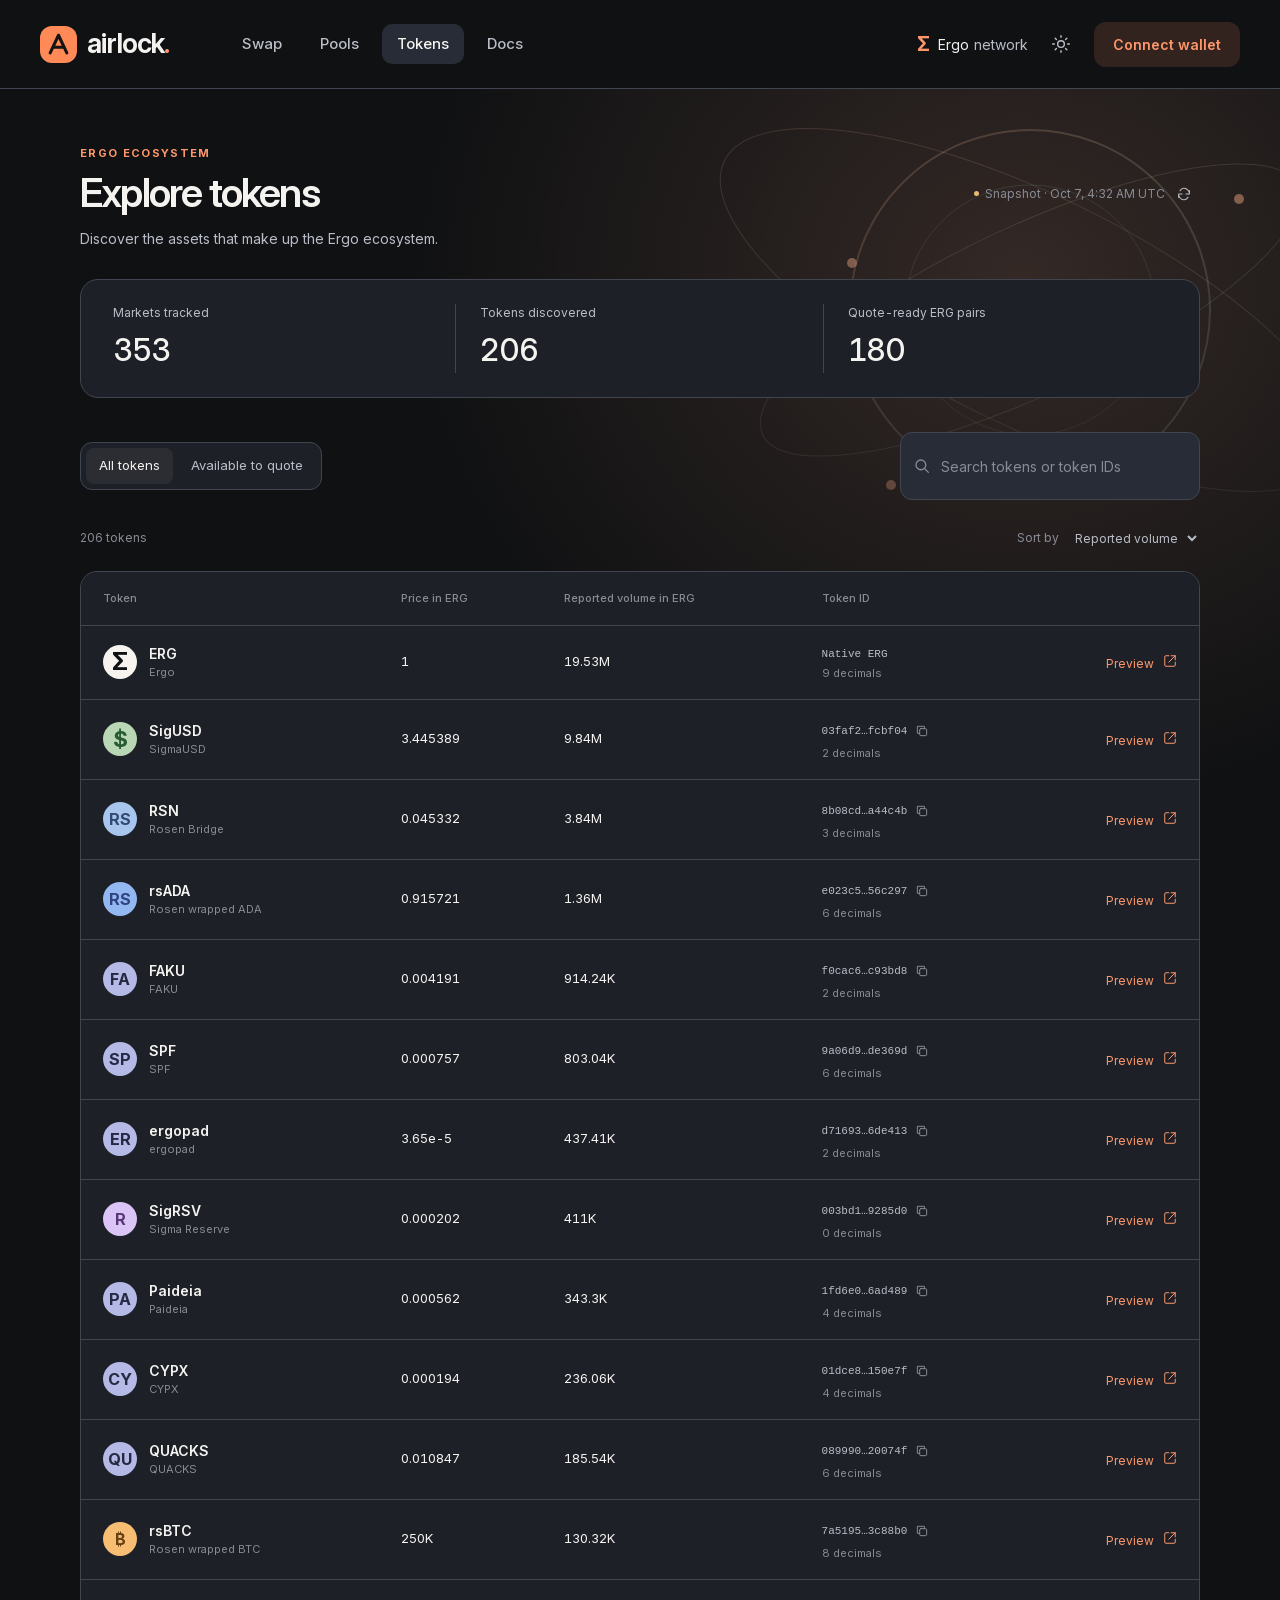
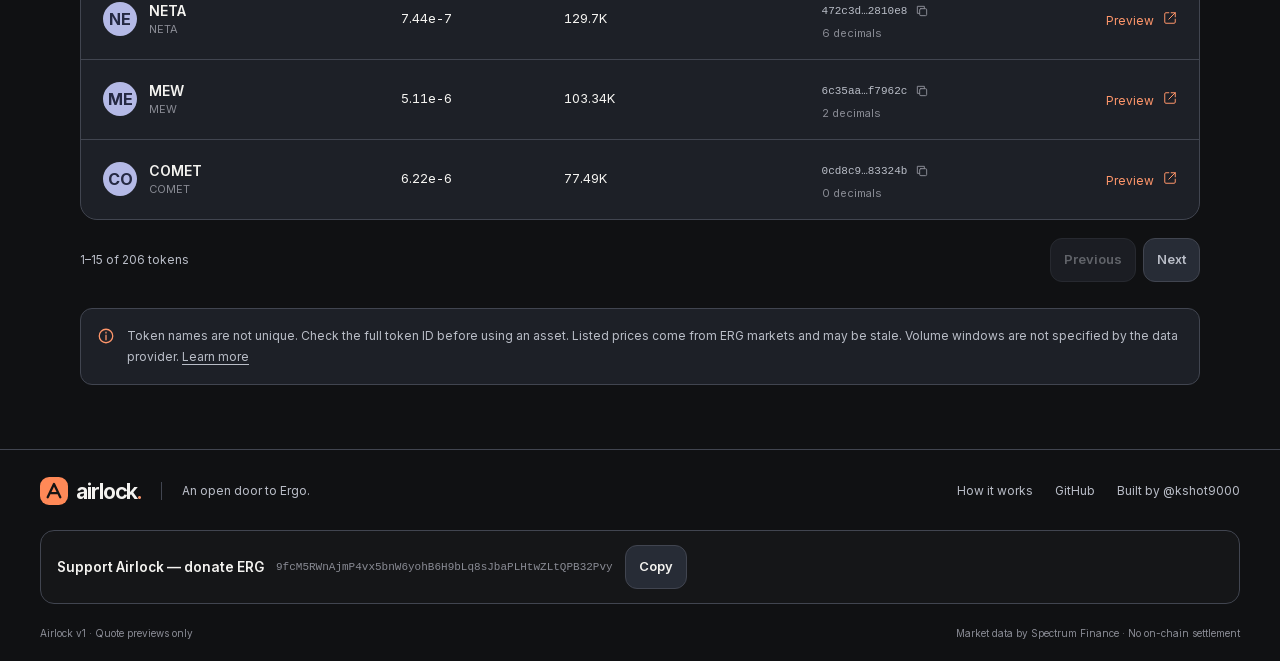
<file: tokens.html>
<!doctype html>
<html lang="en" data-theme="dark">
  <head>
    <meta charset="UTF-8" />
    <meta name="viewport" content="width=device-width, initial-scale=1" />
    <meta name="color-scheme" content="dark light" />
    <meta name="theme-color" content="#101113" />
    <title>Explore tokens — Airlock</title>
    <meta
      name="description"
      content="Explore Ergo tokens, browse markets, and preview swap quotes with Airlock. Transparent estimates. No on-chain settlement in v1."
    />
    <meta property="og:type" content="website" />
    <meta property="og:site_name" content="Airlock" />
    <meta property="og:title" content="Explore tokens — Airlock" />
    <meta property="og:description" content="Explore Ergo tokens, browse markets, and preview swap quotes with Airlock. Transparent estimates. No on-chain settlement in v1." />
    <meta property="og:url" content="https://kshot3000.github.io/MY-ERGO-DEX/tokens.html" />
    <meta property="og:image" content="https://kshot3000.github.io/MY-ERGO-DEX/assets/airlock-preview.jpg" />
    <meta property="og:image:width" content="2048" />
    <meta property="og:image:height" content="1072" />
    <meta property="og:image:alt" content="Airlock — Swap on Ergo" />
    <meta name="twitter:card" content="summary_large_image" />
    <meta name="twitter:site" content="@kshot9000" />
    <meta name="twitter:title" content="Explore tokens — Airlock" />
    <meta name="twitter:description" content="Explore Ergo tokens, browse markets, and preview swap quotes with Airlock. Transparent estimates. No on-chain settlement in v1." />
    <meta name="twitter:image" content="https://kshot3000.github.io/MY-ERGO-DEX/assets/airlock-preview.jpg" />
    <meta name="twitter:image:alt" content="Airlock — Swap on Ergo" />
    <link rel="icon" type="image/svg+xml" href="assets/favicon.svg" />
    <script>
      try {
        document.documentElement.dataset.theme =
          localStorage.getItem("airlock-theme") || "dark";
      } catch (e) {}
    </script>
    <link rel="stylesheet" href="css/style.css?v=1.0.1" />
  <link rel="stylesheet" href="visual-upgrade/theme.css?v=20261007">
</head>
  <body data-page="tokens" data-vu-theme="orbit">
    <a class="skip-link" href="#main">Skip to content</a>
    <header class="topbar">
      <div class="topbar-inner">
        <a class="brand" href="index.html" aria-label="Airlock home"
          ><svg
            class="brand-symbol"
            viewBox="0 0 40 40"
            fill="none"
            aria-hidden="true"
          >
            <rect width="40" height="40" rx="13" fill="currentColor" />
            <path
              d="m11 29 9-19 9 19M15 23h10"
              stroke="#141414"
              stroke-width="3.3"
              stroke-linecap="round"
              stroke-linejoin="round"
            /></svg
          ><span>airlock<span class="brand-period">.</span></span></a
        >
        <nav class="mainnav" aria-label="Main navigation">
          <a href="index.html" data-nav="swap">Swap</a
          ><a href="pools.html" data-nav="pools">Pools</a
          ><a href="tokens.html" data-nav="tokens">Tokens</a
          ><a href="docs.html" data-nav="docs">Docs</a>
        </nav>
        <div class="topbar-right">
          <span class="network-chip"
            ><span class="ergo-mark">Σ</span> Ergo
            <span class="network-label">network</span></span
          ><button
            class="icon-btn theme-toggle"
            aria-label="Switch color theme"
            title="Switch color theme"
          >
            <svg
              class="icon"
              viewBox="0 0 24 24"
              fill="none"
              stroke="currentColor"
              stroke-width="1.7"
              stroke-linecap="round"
              stroke-linejoin="round"
              aria-hidden="true"
            >
              <circle cx="12" cy="12" r="4" />
              <path
                d="M12 2v2m0 16v2M2 12h2m16 0h2M5 5l1.5 1.5m11 11L19 19M5 19l1.5-1.5m11-11L19 5"
              />
            </svg></button
          ><button class="btn connect-btn" id="wallet-btn">
            Connect wallet
          </button>
        </div>
      </div>
    </header>
    <main id="main" class="wrap explore-main">
      <div class="page-heading">
        <div>
          <span class="eyebrow">ERGO ECOSYSTEM</span>
          <h1>Explore tokens</h1>
          <p>Discover the assets that make up the Ergo ecosystem.</p>
        </div>
        <div class="data-status">
          <span class="src-badge loading" id="src-badge">Loading data</span
          ><button
            class="icon-btn small"
            data-refresh
            aria-label="Refresh market data"
          >
            <svg
              class="icon"
              viewBox="0 0 24 24"
              fill="none"
              stroke="currentColor"
              stroke-width="1.7"
              stroke-linecap="round"
              stroke-linejoin="round"
              aria-hidden="true"
            >
              <path d="M20 7v5h-5M4 17v-5h5" />
              <path
                d="M6.1 7a7 7 0 0 1 11.6-1L20 9M4 15l2.3 3A7 7 0 0 0 18 17"
              />
            </svg>
          </button>
        </div>
      </div>
      <div class="stats-grid" id="market-stats">
        <div class="stat">
          <span>Markets tracked</span><strong id="stat-markets">—</strong>
        </div>
        <div class="stat">
          <span>Tokens discovered</span><strong id="stat-tokens">—</strong>
        </div>
        <div class="stat">
          <span>Quote-ready ERG pairs</span><strong id="stat-routes">—</strong>
        </div>
      </div>
      <div class="table-toolbar">
        <div class="filter-tabs">
          <button class="filter-tab on" data-filter="all" aria-pressed="true">
            All tokens</button
          ><button
            class="filter-tab"
            data-filter="quotable"
            aria-pressed="false"
          >
            Available to quote
          </button>
        </div>
        <div class="search-field">
          <svg
            class="icon"
            viewBox="0 0 24 24"
            fill="none"
            stroke="currentColor"
            stroke-width="1.7"
            stroke-linecap="round"
            stroke-linejoin="round"
            aria-hidden="true"
          >
            <circle cx="10.5" cy="10.5" r="6.5" />
            <path d="m16 16 4.5 4.5" /></svg
          ><input
            class="search-input"
            id="token-search"
            type="search"
            placeholder="Search tokens or token IDs"
            aria-label="Search tokens"
            autocomplete="off"
          />
        </div>
      </div>
      <div class="table-caption">
        <span><span id="token-count">—</span> tokens</span
        ><label
          >Sort by
          <select id="sort-by">
            <option value="volume">Reported volume</option>
            <option value="name">Name (A–Z)</option>
            <option value="price">Price (high to low)</option>
          </select></label
        >
      </div>
      <div
        class="table-wrap"
        role="region"
        aria-label="Explore tokens"
        tabindex="0"
      >
        <table class="data" id="tokens-table">
          <thead>
            <tr>
              <th scope="col">Token</th>
              <th scope="col">Price in ERG</th>
              <th scope="col">Reported volume in ERG</th>
              <th scope="col">Token ID</th>
              <th scope="col"></th>
            </tr>
          </thead>
          <tbody>
            <tr>
              <td colspan="5">
                <div class="empty-state">Loading market data…</div>
              </td>
            </tr>
          </tbody>
        </table>
      </div>
      <div class="pagination">
        <span id="page-info"></span>
        <div>
          <button class="btn secondary small" id="prev-page" disabled>
            Previous</button
          ><button class="btn secondary small" id="next-page" disabled>
            Next
          </button>
        </div>
      </div>
      <div class="notice wide">
        <svg
          class="icon"
          viewBox="0 0 24 24"
          fill="none"
          stroke="currentColor"
          stroke-width="1.7"
          stroke-linecap="round"
          stroke-linejoin="round"
          aria-hidden="true"
        >
          <circle cx="12" cy="12" r="9" />
          <path d="M12 11v6m0-10v1" />
        </svg>
        <p>
          Token names are not unique. Check the full token ID before using an
          asset. Listed prices come from ERG markets and may be stale. Volume
          windows are not specified by the data provider.
          <a href="docs.html#methodology">Learn more</a>
        </p>
      </div>
    </main>
    <footer class="site">
      <div class="footer-top">
        <a class="brand footer-brand" href="index.html"
          ><svg
            class="brand-symbol"
            viewBox="0 0 40 40"
            fill="none"
            aria-hidden="true"
          >
            <rect width="40" height="40" rx="13" fill="currentColor" />
            <path
              d="m11 29 9-19 9 19M15 23h10"
              stroke="#141414"
              stroke-width="3.3"
              stroke-linecap="round"
              stroke-linejoin="round"
            /></svg
          ><span>airlock<span class="brand-period">.</span></span></a
        ><span class="footer-caption">An open door to Ergo.</span>
        <nav aria-label="Footer navigation">
          <a href="docs.html">How it works</a
          ><a
            href="https://github.com/Kshot3000/MY-ERGO-DEX"
            target="_blank"
            rel="noopener noreferrer"
            >GitHub</a
          ><a
            href="https://x.com/kshot9000"
            target="_blank"
            rel="noopener noreferrer"
            >Built by @kshot9000</a
          >
        </nav>
      </div>
            <div class="footer-donate">
        <span class="donate-label">Support Airlock &mdash; donate ERG</span>
        <code data-fee-wallet></code>
        <button class="btn secondary small" data-copy-fee-wallet>Copy</button>
      </div>
<div class="footer-bottom">
        <span>Airlock v1 · Quote previews only</span
        ><span>Market data by Spectrum Finance · No on-chain settlement</span>
      </div>
    </footer>
    <dialog
      class="modal wallet-modal"
      id="wallet-modal"
      aria-labelledby="wallet-title"
    >
      <div class="modal-head">
        <h2 id="wallet-title">Connect a wallet</h2>
        <button
          class="icon-btn"
          data-close-dialog
          aria-label="Close wallet dialog"
        >
          <svg
            class="icon"
            viewBox="0 0 24 24"
            fill="none"
            stroke="currentColor"
            stroke-width="1.7"
            stroke-linecap="round"
            stroke-linejoin="round"
            aria-hidden="true"
          >
            <path d="m6 6 12 12M6 18 18 6" />
          </svg>
        </button>
      </div>
      <p class="muted">Your wallet. Your control.</p>
      <div id="wallet-content"></div>
      <p class="modal-footnote">
        <svg
          class="icon"
          viewBox="0 0 24 24"
          fill="none"
          stroke="currentColor"
          stroke-width="1.7"
          stroke-linecap="round"
          stroke-linejoin="round"
          aria-hidden="true"
        >
          <path d="m12 3 8 3v6c0 5-8 9-8 9s-8-4-8-9V6l8-3Z" />
          <path d="m8 12 3 3 5-6" />
        </svg>
        Connection only reads your address and ERG balance. Airlock never
        requests a signature.
      </p>
    </dialog>
    <div class="toast" id="toast" role="status" aria-live="polite"></div>
    <noscript
      ><div class="noscript">
        Enable JavaScript to load tokens and preview quotes. No transactions are
        submitted by this site.
      </div></noscript
    >
    <script src="js/aelib.js?v=1.0.0"></script>
    <script src="js/app.js?v=1.0.0"></script>
    <script src="js/tokens.js?v=1.0.0"></script>
  </body>
</html>
</file>
<file: css/style.css>
@font-face {
  font-family: Inter;
  src: url("../assets/fonts/InterVariable.woff2") format("woff2");
  font-style: normal;
  font-weight: 100 900;
  font-display: swap;
}
/* Airlock 1.0 — static, responsive, dependency-free design system */
:root {
  --bg: #101113;
  --surface: #191a1d;
  --surface-raised: #202125;
  --field: #232428;
  --hover: #2c2d32;
  --text: #f4f3f0;
  --muted: #a5a6ad;
  --faint: #898b94;
  --line: #303136;
  --accent: #ff966b;
  --accent-strong: #ff8957;
  --accent-soft: #33231e;
  --green: #94d9b5;
  --amber: #e9bb76;
  --bad: #ff8c9a;
  --shadow: 0 20px 70px #0003;
  --font: Inter, -apple-system, BlinkMacSystemFont, "Segoe UI", sans-serif;
  --font-mono: "SFMono-Regular", Consolas, monospace;
  color-scheme: dark;
}
:root[data-theme="light"] {
  --bg: #f6f6f8;
  --surface: #fff;
  --surface-raised: #f4f4f6;
  --field: #f2f2f5;
  --hover: #e9e9ee;
  --text: #222329;
  --muted: #62646f;
  --faint: #71727e;
  --line: #e1e2e7;
  --accent: #a94320;
  --accent-strong: #f98550;
  --accent-soft: #fff0e7;
  --green: #257854;
  --amber: #8a5a19;
  --bad: #bd334d;
  --shadow: 0 20px 70px #2020400c;
  color-scheme: light;
}
* {
  box-sizing: border-box;
}
html {
  scroll-behavior: smooth;
  scroll-padding-top: 100px;
}
body {
  margin: 0;
  background: var(--bg);
  color: var(--text);
  font-family: var(--font);
  font-size: 16px;
  line-height: 1.5;
  -webkit-font-smoothing: antialiased;
}
button,
input,
select {
  font: inherit;
}
button,
a,
input,
summary,
select {
  -webkit-tap-highlight-color: transparent;
}
button {
  cursor: pointer;
  color: inherit;
}
a {
  color: inherit;
  text-decoration: none;
}
a:hover {
  color: var(--accent);
}
button:disabled {
  cursor: not-allowed;
  opacity: 0.48;
}
input {
  color: var(--text);
}
input::placeholder {
  color: var(--faint);
}
button:focus-visible,
a:focus-visible,
input:focus-visible,
select:focus-visible,
summary:focus-visible,
[tabindex]:focus-visible {
  outline: 2px solid var(--accent);
  outline-offset: 4px;
}
button,
input,
a,
summary {
  touch-action: manipulation;
}
button {
  transition:
    background 0.16s,
    transform 0.16s,
    color 0.16s,
    border-color 0.16s;
}
button:active:not(:disabled) {
  transform: translateY(1px);
}
button svg {
  pointer-events: none;
}
h1,
h2,
h3,
p {
  margin: 0;
}
h1,
h2,
h3 {
  font-weight: 600;
}
h1 {
  letter-spacing: -0.045em;
  line-height: 1.14;
}
h2 {
  letter-spacing: -0.035em;
  line-height: 1.3;
}
strong {
  font-weight: 600;
}
button {
  border: 0;
  background: none;
}
[hidden] {
  display: none !important;
}
.icon {
  width: 20px;
  height: 20px;
  flex-shrink: 0;
  vertical-align: middle;
}
.wrap {
  max-width: 1120px;
  width: calc(100% - 64px);
  margin: auto;
}
.muted {
  color: var(--muted);
}
.bad {
  color: var(--bad);
}
.warn {
  color: var(--amber);
}
.skip-link {
  position: fixed;
  top: -100px;
  left: 20px;
  padding: 12px 18px;
  background: var(--accent);
  color: #111;
  z-index: 20;
  border-radius: 8px;
}
.skip-link:focus {
  top: 12px;
}
.eyebrow {
  font-size: 11px;
  letter-spacing: 0.17em;
  font-weight: 700;
  color: var(--accent);
}
.topbar {
  border-bottom: 1px solid var(--line);
  position: relative;
  z-index: 4;
  background: var(--bg);
}
.topbar-inner {
  max-width: 1600px;
  margin: auto;
  min-height: 88px;
  padding: 0 40px;
  display: flex;
  align-items: center;
  gap: 58px;
}
.brand {
  display: inline-flex;
  align-items: center;
  gap: 10px;
  font-size: 27px;
  font-weight: 650;
  letter-spacing: -1.1px;
  flex-shrink: 0;
  color: var(--text);
}
.brand-symbol {
  width: 37px;
  height: 37px;
  color: var(--accent-strong);
}
.brand-period {
  color: var(--accent);
}
.brand:hover {
  color: var(--text);
}
.mainnav {
  display: flex;
  align-items: center;
  gap: 8px;
}
.mainnav a {
  color: var(--muted);
  padding: 9px 15px;
  font-size: 15px;
  border-radius: 10px;
  font-weight: 500;
}
.mainnav a:hover {
  background: var(--surface);
  color: var(--text);
}
.mainnav a.active {
  color: var(--text);
  background: var(--surface-raised);
}
.topbar-right {
  margin-left: auto;
  display: flex;
  align-items: center;
  gap: 13px;
}
.network-chip {
  display: inline-flex;
  align-items: center;
  gap: 8px;
  font-size: 14px;
  white-space: nowrap;
}
.network-label {
  color: var(--muted);
  margin-left: -3px;
}
.ergo-mark {
  font-size: 20px;
  font-weight: 700;
  color: var(--accent);
}
.btn {
  display: inline-flex;
  align-items: center;
  justify-content: center;
  gap: 8px;
  border-radius: 12px;
  min-height: 44px;
  padding: 10px 18px;
  font-size: 14px;
  font-weight: 600;
  border: 1px solid transparent;
  text-align: center;
}
.connect-btn {
  background: var(--accent-soft);
  color: var(--accent);
  padding: 11px 18px;
}
.connect-btn:hover {
  background: var(--accent);
  color: #1a1714;
}
.icon-btn {
  display: inline-flex;
  align-items: center;
  justify-content: center;
  width: 40px;
  height: 40px;
  border-radius: 11px;
  flex-shrink: 0;
  color: var(--muted);
}
.icon-btn:hover {
  background: var(--hover);
  color: var(--text);
}
.icon-btn.small {
  width: 32px;
  height: 32px;
}
.icon-btn.small .icon {
  width: 16px;
  height: 16px;
}
.primary {
  background: var(--accent-strong);
  color: #21150e;
  min-height: 58px;
  font-size: 17px;
  letter-spacing: -0.02em;
}
.primary:hover:not(:disabled) {
  background: #ffa17b;
  box-shadow: 0 4px 20px #ff865022;
}
.primary:disabled {
  background: var(--accent-soft);
  color: var(--accent);
  opacity: 0.85;
}
.secondary {
  background: var(--surface-raised);
  border: 1px solid var(--line);
}
.secondary:hover:not(:disabled) {
  background: var(--hover);
}
.block {
  display: flex;
  width: 100%;
}
.small {
  min-height: 36px;
  padding: 6px 13px;
  font-size: 13px;
}
.text-button {
  padding: 0;
  color: var(--muted);
  font-size: 12px;
  line-height: 1.6;
}
.text-button:hover {
  color: var(--accent);
}
.text-button:disabled {
  opacity: 0.5;
}
.swap-main {
  position: relative;
  overflow: hidden;
}
.orbit-glow {
  position: absolute;
  pointer-events: none;
  width: 1020px;
  height: 1020px;
  left: calc(50% - 510px);
  top: -50px;
  border-radius: 50%;
  border: 1px solid #ff996b08;
  background: radial-gradient(ellipse at 50% 38%, #e9743010, transparent 55%);
  z-index: -0;
}
.orbit-glow:before,
.orbit-glow:after {
  content: "";
  position: absolute;
  inset: 85px;
  border: 1px solid #ff996b09;
  border-radius: 50%;
}
.orbit-glow:after {
  inset: 175px;
  border-color: #ff996b0b;
}
.swap-stage {
  position: relative;
  z-index: 1;
  padding: 43px 20px 47px;
  max-width: 100%;
  margin: auto;
  display: flex;
  align-items: center;
  flex-direction: column;
}
.intro {
  text-align: center;
  margin-bottom: 29px;
}
.intro .eyebrow {
  font-size: 10px;
}
.intro h1 {
  font-size: 43px;
  letter-spacing: -0.047em;
  margin: 10px 0 12px;
  font-weight: 550;
}
.intro h1 span {
  color: var(--accent);
}
.intro p {
  color: var(--muted);
  font-size: 14px;
}
.mobile-br {
  display: none;
}
.swap-card {
  width: 496px;
  max-width: 100%;
  padding: 18px 10px 0;
  background: var(--surface);
  border: 1px solid #414045;
  border-radius: 26px;
  box-shadow: var(--shadow);
}
:root[data-theme="light"] .swap-card {
  border-color: var(--line);
}
.card-heading {
  display: flex;
  align-items: center;
  justify-content: space-between;
  padding: 0 9px 15px;
  gap: 10px;
}
.heading-group {
  display: flex;
  align-items: center;
  gap: 12px;
}
.card-heading h2 {
  font-size: 20px;
}
.pill {
  display: inline-flex;
  align-items: center;
  gap: 5px;
  border-radius: 6px;
  padding: 3px 7px;
  font-size: 11px;
  line-height: 1.4;
  font-weight: 500;
  color: var(--accent);
  background: var(--accent-soft);
  white-space: nowrap;
}
.preview-pill {
  color: var(--muted);
  background: var(--surface-raised);
  border: 1px solid var(--line);
  font-size: 11px;
  letter-spacing: 0.01em;
}
.card-tools {
  display: flex;
  gap: 3px;
}
.card-tools .icon-btn {
  height: 28px;
  width: 32px;
}
.token-box {
  padding: 16px 18px;
  background: var(--field);
  border: 1px solid transparent;
  border-radius: 17px;
  transition: border-color 0.2s;
}
.token-box:focus-within {
  border-color: var(--accent);
}
.field-label {
  display: flex;
  align-items: center;
  justify-content: space-between;
  color: var(--muted);
  font-size: 14px;
  margin-bottom: 11px;
}
.field-label .text-button {
  color: var(--accent);
}
.field-tag {
  font-size: 11px;
  background: var(--surface);
  border-radius: 5px;
  padding: 2px 6px;
  color: var(--faint);
}
.token-row {
  display: flex;
  gap: 15px;
  align-items: center;
  min-width: 0;
  min-height: 51px;
}
.amount-input {
  width: 100%;
  min-width: 0;
  font-family: var(--font);
  font-size: 46px;
  font-weight: 450;
  letter-spacing: -0.04em;
  line-height: 1.15;
  padding: 0;
  margin: 0;
  border: 0;
  background: transparent;
  outline: none !important;
  text-overflow: ellipsis;
}
.amount-input::placeholder {
  color: #74757d;
}
.output-amount {
  color: var(--text);
  display: block;
  overflow: hidden;
  white-space: nowrap;
}
.output-amount.empty {
  color: #74757d;
}
.token-picker {
  background: var(--surface);
  border: 1px solid var(--line);
  box-shadow: 0 2px 4px #0001;
  border-radius: 24px;
  padding: 6px 9px 6px 6px;
  display: inline-flex;
  align-items: center;
  gap: 8px;
  flex-shrink: 0;
  max-width: 55%;
  font-size: 19px;
  font-weight: 600;
  line-height: 1.3;
}
.token-picker:hover:not(:disabled) {
  background: var(--hover);
  border-color: var(--faint);
}
.token-picker .token-symbol {
  max-width: 104px;
  overflow: hidden;
  text-overflow: ellipsis;
  white-space: nowrap;
}
.token-picker .icon {
  width: 15px;
  height: 15px;
  color: var(--muted);
}
.token-avatar {
  width: 34px;
  height: 34px;
  border-radius: 50%;
  display: inline-flex;
  align-items: center;
  justify-content: center;
  background: #b4b9e6;
  color: #252943;
  font-size: 16px;
  font-weight: 700;
  flex-shrink: 0;
  letter-spacing: 0;
}
.token-avatar.ergo {
  background: #f7f4ef;
  color: #101113;
  font-size: 24px;
}
.token-avatar.sigusd {
  background: #b9d7b4;
  color: #275b30;
  font-size: 22px;
}
.token-avatar.rsn {
  background: #a8c6ed;
  color: #334975;
}
.token-avatar.sigrsv {
  background: #dbc4f6;
  color: #583776;
}
.token-avatar.rsada {
  background: #93b7f1;
  color: #2e4380;
}
.token-avatar.rsbtc {
  background: #f7bd73;
  color: #674110;
}
.token-meta {
  display: flex;
  justify-content: space-between;
  gap: 10px;
  color: var(--faint);
  font-size: 12px;
  margin-top: 12px;
}
.token-meta span {
  overflow: hidden;
  text-overflow: ellipsis;
  white-space: nowrap;
}
.swap-arrow {
  height: 5px;
  position: relative;
  z-index: 1;
  display: flex;
  justify-content: center;
}
.swap-arrow button {
  height: 35px;
  width: 35px;
  display: flex;
  align-items: center;
  justify-content: center;
  background: var(--surface-raised);
  border: 4px solid var(--surface);
  border-radius: 11px;
  position: relative;
  top: -15px;
  color: var(--muted);
}
.swap-arrow button:hover {
  color: var(--accent);
  background: var(--hover);
}
.swap-arrow button .icon {
  height: 17px;
  width: 17px;
  transition: transform 0.2s;
}
.swap-arrow button:hover .icon {
  transform: rotate(180deg);
}
.quote-area {
  padding: 14px 10px 12px;
}
.quote-message {
  font-size: 12px;
  color: var(--muted);
  text-align: center;
  line-height: 1.6;
  overflow-wrap: anywhere;
}
.quote-message.error {
  color: var(--amber);
}
.quote-message:empty {
  display: none;
}
details > summary {
  list-style: none;
  cursor: pointer;
}
details > summary::-webkit-details-marker {
  display: none;
}
#quote-details > summary {
  display: flex;
  justify-content: space-between;
  align-items: center;
  gap: 10px;
  font-size: 12px;
}
.details-label {
  display: flex;
  align-items: center;
  gap: 4px;
  color: var(--muted);
}
.details-label .icon {
  width: 13px;
  height: 13px;
}
details[open] .details-label .icon {
  transform: rotate(180deg);
}
#quote-box {
  padding: 13px 0 0;
}
.quote-line {
  display: flex;
  align-items: start;
  justify-content: space-between;
  gap: 18px;
  font-size: 12px;
  padding: 7px 0;
  color: var(--muted);
}
.quote-line .v {
  text-align: right;
  color: var(--text);
  max-width: 62%;
  overflow-wrap: anywhere;
}
.quote-line .v.warn {
  color: var(--amber);
}
.quote-line .v.bad {
  color: var(--bad);
}
.fee-note {
  font-size: 11px;
  color: var(--faint);
}
.route-note {
  display: flex;
  align-items: center;
  justify-content: center;
  gap: 8px;
  font-size: 12px;
  color: var(--muted);
  padding: 12px;
  background: var(--field);
  border-radius: 8px;
  margin-top: 8px;
}
.swap-bottom {
  padding: 16px 9px;
  display: flex;
  justify-content: space-between;
  gap: 8px;
  align-items: center;
  color: var(--faint);
  font-size: 10px;
}
.swap-bottom > span {
  display: flex;
  align-items: center;
  gap: 5px;
}
.swap-bottom .icon {
  width: 13px;
  height: 13px;
}
.swap-bottom .text-button {
  font-size: 11px;
}
.swap-bottom #slippage-label {
  color: var(--text);
  margin-left: 4px;
}
.quote-disclosure {
  text-align: center;
  margin: 16px 0 5px;
  font-size: 11px;
  color: var(--muted);
  line-height: 1.8;
}
.quote-disclosure a {
  color: var(--faint);
  text-decoration: underline;
  text-underline-offset: 3px;
}
.quote-disclosure a:hover {
  color: var(--accent);
}
.data-status {
  display: flex;
  align-items: center;
  justify-content: center;
  gap: 3px;
  min-height: 28px;
}
.src-badge {
  font-size: 11px;
  color: var(--faint);
  display: inline-flex;
  align-items: center;
  gap: 6px;
  flex-wrap: wrap;
}
.src-badge:before {
  content: "";
  width: 5px;
  height: 5px;
  border-radius: 50%;
  background: var(--faint);
  display: inline-block;
}
.src-badge.snapshot:before {
  background: var(--amber);
}
.src-badge.live:before {
  background: var(--green);
}
.src-badge.error {
  color: var(--bad);
}
.src-badge.error:before {
  background: var(--bad);
}
[data-refresh].loading .icon {
  animation: spin 1s linear infinite;
}
.market-section {
  position: relative;
  z-index: 1;
  padding-bottom: 50px;
  max-width: 960px;
}
.section-heading {
  display: flex;
  justify-content: space-between;
  gap: 12px;
  align-items: end;
  margin-bottom: 18px;
}
.section-heading h2 {
  font-size: 24px;
  margin-top: 4px;
}
.section-heading .eyebrow {
  font-size: 9px;
  color: var(--faint);
}
.subtle-link {
  display: flex;
  align-items: center;
  gap: 8px;
  font-size: 12px;
  color: var(--muted);
}
.subtle-link .icon {
  width: 15px;
  height: 15px;
}
.market-cards {
  display: grid;
  grid-template-columns: repeat(3, minmax(0, 1fr));
  gap: 14px;
}
.market-card {
  background: var(--surface);
  border: 1px solid var(--line);
  border-radius: 16px;
  padding: 19px;
  min-height: 137px;
  display: flex;
  flex-direction: column;
  align-items: stretch;
  text-align: left;
  transition:
    transform 0.18s,
    border-color 0.18s,
    background 0.18s;
}
.market-card:hover {
  border-color: var(--faint);
  transform: translateY(-3px);
  background: var(--surface-raised);
}
.market-card-head {
  display: flex;
  align-items: center;
  gap: 10px;
}
.market-card-head .token-avatar {
  width: 36px;
  height: 36px;
}
.market-card-head strong {
  font-size: 14px;
}
.market-card-head small {
  display: block;
  font-size: 11px;
  color: var(--muted);
  margin-top: 1px;
}
.market-card-head .icon {
  margin-left: auto;
  color: var(--faint);
  width: 15px;
  height: 15px;
}
.market-card-bottom {
  display: flex;
  justify-content: space-between;
  align-items: end;
  margin-top: 18px;
  gap: 10px;
}
.market-card-bottom strong {
  font-size: 20px;
  font-weight: 500;
  letter-spacing: -0.03em;
}
.market-card-bottom small {
  font-size: 11px;
  color: var(--muted);
}
.section-note {
  font-size: 10px;
  color: var(--faint);
  margin-top: 12px;
}
.skeleton {
  background: linear-gradient(
    100deg,
    var(--surface) 25%,
    var(--field) 50%,
    var(--surface) 75%
  );
  background-size: 200% 100%;
  animation: shimmer 1.4s infinite;
}
.site {
  max-width: 1440px;
  margin: 0 auto;
  padding: 25px 40px 20px;
  border-top: 1px solid var(--line);
}
.footer-top {
  display: flex;
  align-items: center;
  gap: 20px;
  font-size: 12px;
  color: var(--muted);
}
.footer-brand {
  font-size: 22px;
  gap: 8px;
}
.footer-brand .brand-symbol {
  height: 28px;
  width: 28px;
}
.footer-top nav {
  margin-left: auto;
  display: flex;
  gap: 22px;
}
.footer-caption {
  border-left: 1px solid var(--line);
  padding-left: 20px;
}
.footer-bottom {
  display: flex;
  justify-content: space-between;
  gap: 15px;
  margin-top: 22px;
  font-size: 10px;
  color: var(--faint);
}
.footer-donate {
  display: flex;
  flex-wrap: wrap;
  align-items: center;
  gap: 10px 12px;
  margin-top: 22px;
  padding: 14px 16px;
  border: 1px solid var(--line);
  border-radius: 14px;
  background: rgba(255, 255, 255, 0.02);
}
.footer-donate .donate-label {
  font-size: 0.85rem;
  font-weight: 600;
  color: var(--text);
  white-space: nowrap;
}
.footer-donate code {
  font-size: 11px;
  color: var(--faint);
  word-break: break-all;
}
.modal {
  margin: auto;
  color: var(--text);
  background: var(--surface);
  border: 1px solid var(--line);
  padding: 24px;
  border-radius: 24px;
  width: 440px;
  max-width: calc(100% - 28px);
  max-height: calc(100dvh - 48px);
  overflow: auto;
  box-shadow: 0 30px 100px #0007;
}
.modal::backdrop {
  background: #0009;
  backdrop-filter: blur(7px);
}
.modal[open] {
  animation: enter 0.18s ease-out;
}
.modal-head {
  display: flex;
  align-items: center;
  justify-content: space-between;
  gap: 15px;
  margin-bottom: 16px;
}
.modal-head h2 {
  font-size: 22px;
  letter-spacing: -0.035em;
}
.modal-head .icon-btn {
  margin: -8px -7px -8px 0;
}
.modal > .muted {
  font-size: 14px;
  line-height: 1.7;
  margin-top: -8px;
  margin-bottom: 20px;
}
.modal-footnote {
  font-size: 12px;
  color: var(--muted);
  line-height: 1.7;
  padding-top: 18px;
  margin-top: 18px;
  border-top: 1px solid var(--line);
}
.modal-footnote .icon {
  width: 16px;
  height: 16px;
  margin-right: 4px;
}
.search-field {
  display: flex;
  align-items: center;
  gap: 10px;
  min-width: 0;
  border: 1px solid var(--line);
  border-radius: 12px;
  background: var(--surface-raised);
  padding: 12px 14px;
}
.search-field:focus-within {
  border-color: var(--accent);
}
.search-field > .icon {
  width: 18px;
  height: 18px;
  color: var(--faint);
}
.search-field input {
  background: transparent;
  border: 0;
  padding: 0;
  font-size: 14px;
  outline: none;
  min-width: 0;
  width: 100%;
}
.quick-tokens {
  display: flex;
  flex-wrap: wrap;
  gap: 7px;
  margin: 16px 0 20px;
}
.quick-token {
  display: flex;
  align-items: center;
  gap: 5px;
  border: 1px solid var(--line);
  border-radius: 18px;
  padding: 5px 9px 5px 5px;
  font-size: 12px;
}
.quick-token:hover {
  background: var(--hover);
}
.quick-token .token-avatar {
  width: 23px;
  height: 23px;
  font-size: 13px;
}
.list-label {
  display: flex;
  justify-content: space-between;
  font-size: 11px;
  color: var(--faint);
  margin: 0 0 8px;
}
.token-list {
  max-height: min(360px, 43dvh);
  overflow-y: auto;
  margin: 0 -12px;
  scrollbar-width: thin;
  scrollbar-color: var(--line) transparent;
}
.token-option {
  width: 100%;
  display: flex;
  align-items: center;
  gap: 12px;
  padding: 11px 12px;
  border-radius: 10px;
  text-align: left;
}
.token-option:hover {
  background: var(--hover);
}
.token-option .token-names {
  min-width: 0;
  flex: 1;
}
.token-option strong {
  display: block;
  font-size: 14px;
  overflow: hidden;
  text-overflow: ellipsis;
}
.token-option small {
  display: block;
  font-size: 11px;
  color: var(--faint);
  overflow-wrap: anywhere;
  line-height: 1.6;
}
.token-option > span:last-child {
  font-size: 11px;
  color: var(--muted);
}
.token-option.current {
  background: var(--accent-soft);
}
.token-modal .modal-footnote {
  margin-top: 12px;
  padding-top: 12px;
}
.settings-label {
  font-size: 14px;
  font-weight: 500;
  display: block;
  margin: 20px 0 8px;
}
.settings-modal > .muted {
  font-size: 13px;
  margin-top: 0;
}
.slip-options {
  display: flex;
  gap: 8px;
  margin: 15px 0;
}
.slip-btn {
  min-width: 60px;
  min-height: 44px;
  padding: 8px 12px;
  font-size: 14px;
  background: var(--field);
  border: 1px solid var(--line);
  border-radius: 10px;
}
.slip-btn.on {
  background: var(--accent-soft);
  color: var(--accent);
  border-color: var(--accent);
}
.custom-slip {
  display: flex;
  align-items: center;
  min-width: 0;
  border: 1px solid var(--line);
  background: var(--field);
  border-radius: 10px;
  padding: 8px 12px;
  color: var(--muted);
  font-size: 14px;
}
.custom-slip:focus-within {
  border-color: var(--accent);
}
.custom-slip input {
  width: 100%;
  min-width: 0;
  outline: none;
  background: transparent;
  border: 0;
  font-size: 14px;
}
.settings-feedback {
  min-height: 45px;
  font-size: 12px;
  line-height: 1.7;
  color: var(--muted);
  margin-bottom: 20px;
}
.wallet-option {
  display: flex;
  align-items: center;
  gap: 12px;
  width: 100%;
  padding: 18px 14px;
  background: var(--field);
  border: 1px solid var(--line);
  border-radius: 14px;
  text-align: left;
}
.wallet-option:hover {
  border-color: var(--accent);
}
.nautilus-avatar {
  height: 40px;
  width: 40px;
  border-radius: 13px;
  background: #ffe4d6;
  color: #bd602e;
  font-size: 26px;
  display: flex;
  align-items: center;
  justify-content: center;
  font-weight: 700;
}
.wallet-option strong {
  display: block;
  font-size: 15px;
}
.wallet-option small {
  display: block;
  font-size: 12px;
  color: var(--muted);
  margin-top: 3px;
}
.wallet-option .pill {
  margin-left: auto;
}
.wallet-error {
  font-size: 13px;
  line-height: 1.7;
  margin-top: 15px;
  color: var(--amber);
}
.wallet-info {
  padding: 18px;
  background: var(--field);
  border-radius: 14px;
}
.wallet-info strong {
  display: block;
  font-size: 30px;
  font-weight: 500;
  margin: 8px 0;
}
.wallet-info code {
  font-size: 12px;
  color: var(--muted);
  word-break: break-all;
}
.wallet-actions {
  display: flex;
  gap: 8px;
  margin-top: 16px;
}
.wallet-actions .btn {
  flex: 1;
}
.wallet-help {
  font-size: 13px;
  color: var(--muted);
  line-height: 1.8;
  margin-top: 15px;
}
.wallet-help a {
  color: var(--accent);
  text-decoration: underline;
}
.preview-amounts {
  margin: 20px 0 15px;
  padding: 18px;
  background: var(--field);
  border-radius: 16px;
}
.preview-amounts > div {
  display: flex;
  flex-direction: column;
  gap: 5px;
}
.preview-amounts .muted {
  font-size: 12px;
}
.preview-amounts strong {
  font-size: 27px;
  font-weight: 500;
  word-break: break-word;
  letter-spacing: -0.03em;
}
.preview-amounts > .icon {
  height: 18px;
  color: var(--faint);
  margin: 13px 0;
}
.preview-amounts > div:last-child strong {
  color: var(--accent);
}
.preview-modal .quote-line {
  font-size: 13px;
  padding: 9px 0;
}
.notice {
  background: var(--accent-soft);
  color: var(--accent);
  font-size: 13px;
  line-height: 1.8;
  padding: 16px;
  border-radius: 12px;
  margin: 20px 0;
}
.notice a {
  text-decoration: underline;
  text-underline-offset: 3px;
}
.toast {
  position: fixed;
  bottom: 26px;
  left: 50%;
  transform: translate(-50%, 16px);
  background: var(--text);
  color: var(--bg);
  padding: 12px 20px;
  border-radius: 12px;
  font-size: 14px;
  max-width: calc(100% - 30px);
  box-shadow: var(--shadow);
  z-index: 20;
  opacity: 0;
  pointer-events: none;
  transition:
    opacity 0.2s,
    transform 0.2s;
  text-align: center;
}
.toast.show {
  opacity: 1;
  transform: translate(-50%, 0);
}
.noscript {
  padding: 20px;
  border: 1px solid var(--accent);
  margin: 20px;
  border-radius: 12px;
}
.explore-main {
  padding-top: 50px;
  padding-bottom: 64px;
  min-height: calc(100dvh - 230px);
}
.page-heading {
  display: flex;
  align-items: center;
  justify-content: space-between;
  gap: 30px;
  margin-bottom: 30px;
}
.page-heading h1 {
  font-size: 40px;
  margin: 7px 0 12px;
}
.page-heading p {
  color: var(--muted);
  font-size: 14px;
}
.page-heading .data-status {
  flex-shrink: 0;
}
.stats-grid {
  display: grid;
  grid-template-columns: repeat(3, 1fr);
  background: var(--surface);
  border: 1px solid var(--line);
  border-radius: 18px;
  padding: 24px 8px;
  margin: 30px 0 34px;
}
.stat {
  padding: 0 24px;
  border-right: 1px solid var(--line);
}
.stat:last-child {
  border: 0;
}
.stat > span {
  font-size: 12px;
  color: var(--muted);
  display: block;
}
.stat strong {
  font-size: 31px;
  letter-spacing: -0.04em;
  font-weight: 500;
  display: block;
  margin-top: 5px;
}
.table-toolbar {
  display: flex;
  justify-content: space-between;
  align-items: center;
  gap: 15px;
  margin-bottom: 17px;
}
.filter-tabs {
  display: flex;
  gap: 5px;
  background: var(--surface);
  padding: 5px;
  border: 1px solid var(--line);
  border-radius: 12px;
}
.filter-tab {
  font-size: 13px;
  color: var(--muted);
  border-radius: 8px;
  padding: 8px 13px;
  white-space: nowrap;
}
.filter-tab.on {
  background: var(--hover);
  color: var(--text);
}
.filter-tab:hover {
  color: var(--text);
}
.table-toolbar .search-field {
  width: 300px;
  padding: 12px;
}
.table-caption {
  display: flex;
  justify-content: space-between;
  align-items: center;
  margin: 16px 0 12px;
  color: var(--faint);
  font-size: 12px;
}
.table-caption label {
  display: flex;
  align-items: center;
  gap: 8px;
}
.table-caption select {
  background: transparent;
  border: 0;
  border-radius: 4px;
  padding: 4px;
  color: var(--muted);
  font-size: 12px;
  max-width: 180px;
}
.table-caption select option {
  background: var(--surface);
  color: var(--text);
}
.table-wrap {
  background: var(--surface);
  border: 1px solid var(--line);
  border-radius: 17px;
  overflow: auto;
  scrollbar-width: thin;
  scrollbar-color: var(--line) transparent;
}
.data {
  width: 100%;
  border-collapse: collapse;
  font-size: 13px;
  white-space: nowrap;
}
.data th {
  text-align: left;
  font-size: 11px;
  color: var(--faint);
  font-weight: 500;
  padding: 18px 22px;
  border-bottom: 1px solid var(--line);
  background: var(--surface);
}
.data td {
  padding: 17px 22px;
  border-bottom: 1px solid var(--line);
  font-variant-numeric: tabular-nums;
}
.data tr:last-child td {
  border-bottom: 0;
}
.data .num {
  text-align: right;
}
.data tbody tr:hover:not(.detail) {
  background: var(--surface-raised);
}
.data .asset-cell {
  display: flex;
  align-items: center;
  gap: 12px;
}
.asset-cell strong {
  font-size: 14px;
  max-width: 180px;
  overflow: hidden;
  text-overflow: ellipsis;
  display: block;
}
.asset-cell small {
  display: block;
  font-size: 11px;
  color: var(--faint);
  max-width: 200px;
  text-overflow: ellipsis;
  overflow: hidden;
}
.token-pair-icons {
  display: flex;
  align-items: center;
  padding-right: 3px;
}
.token-pair-icons .token-avatar {
  height: 30px;
  width: 30px;
  font-size: 15px;
  border: 2px solid var(--surface);
}
.token-pair-icons .token-avatar + span {
  margin-left: -9px;
}
.pair-name {
  color: var(--text);
  display: inline-flex;
  align-items: center;
  gap: 8px;
  font-weight: 600;
  padding: 0;
}
.pair-name .icon {
  height: 13px;
  width: 13px;
  color: var(--faint);
}
.row-main[aria-expanded="true"] .pair-name .icon {
  transform: rotate(180deg);
}
.cell-note {
  display: block;
  font-size: 11px;
  color: var(--faint);
  margin-top: 2px;
}
.data td:last-child {
  text-align: right;
}
.data .quote-link {
  color: var(--accent);
  font-size: 12px;
  display: inline-flex;
  align-items: center;
  gap: 6px;
  min-height: 36px;
}
.quote-link .icon {
  width: 14px;
  height: 14px;
}
.tid {
  font-family: var(--font-mono);
  font-size: 11px;
  color: var(--muted);
}
.copy-btn {
  font-size: 11px;
  color: var(--faint);
  padding: 5px;
  border-radius: 6px;
}
.copy-btn:hover {
  color: var(--accent);
  background: var(--hover);
}
.copy-btn .icon {
  height: 14px;
  width: 14px;
}
.detail td {
  white-space: normal;
  background: var(--surface-raised);
  text-align: left !important;
  padding: 24px !important;
}
.detail-grid {
  display: grid;
  grid-template-columns: 1fr 1fr;
  gap: 20px 30px;
}
.detail-grid .k {
  font-size: 11px;
  color: var(--faint);
  margin-bottom: 4px;
}
.detail-grid .val {
  font-size: 12px;
  overflow-wrap: anywhere;
}
.detail-grid .full-span {
  grid-column: 1/-1;
}
.pagination {
  display: flex;
  justify-content: space-between;
  gap: 20px;
  align-items: center;
  padding: 18px 0;
  color: var(--muted);
  font-size: 12px;
}
.pagination > div {
  display: flex;
  gap: 7px;
}
.notice.wide {
  background: var(--surface);
  color: var(--muted);
  border: 1px solid var(--line);
  display: flex;
  align-items: start;
  gap: 12px;
  margin: 8px 0 0;
  font-size: 12px;
}
.notice.wide .icon {
  color: var(--accent);
  margin-top: 2px;
  width: 18px;
  height: 18px;
}
.empty-state {
  padding: 32px 15px;
  color: var(--muted);
  font-size: 14px;
  text-align: center;
  white-space: normal;
}
.empty-state strong {
  display: block;
  color: var(--text);
  margin-bottom: 5px;
}
.empty-state .text-button {
  color: var(--accent);
  margin-top: 12px;
}
.docs-layout {
  display: grid;
  grid-template-columns: 220px minmax(0, 760px);
  gap: 60px;
  padding-top: 50px;
  padding-bottom: 70px;
}
.docs-nav {
  align-self: start;
  position: sticky;
  top: 32px;
  display: flex;
  flex-direction: column;
  gap: 5px;
  padding: 4px 0;
}
.docs-nav .eyebrow {
  margin: 0 12px 12px;
  font-size: 10px;
}
.docs-nav a {
  font-size: 13px;
  color: var(--muted);
  padding: 10px 12px;
  border-radius: 8px;
}
.docs-nav a:hover {
  color: var(--text);
  background: var(--surface);
}
.docs-body .page-heading {
  display: block;
  margin-bottom: 24px;
}
.docs-body h1 {
  font-size: 40px;
}
.docs-body h2 {
  font-size: 27px;
  margin: 42px 0 18px;
}
.docs-body h3 {
  font-size: 18px;
  margin: 25px 0 10px;
}
.docs-body p {
  color: var(--muted);
  font-size: 15px;
  line-height: 1.85;
  margin: 12px 0;
}
.docs-body li {
  font-size: 15px;
  color: var(--muted);
  line-height: 1.85;
  margin: 9px 0;
}
.docs-body strong {
  color: var(--text);
}
.docs-body ol,
.docs-body ul {
  padding-left: 22px;
}
.docs-body .notice {
  font-size: 14px;
}
.formula-card {
  background: var(--surface);
  padding: 25px;
  border: 1px solid var(--line);
  border-radius: 16px;
  margin: 24px 0;
}
.formula-card > span {
  font-size: 10px;
  letter-spacing: 0.1em;
  color: var(--faint);
}
.formula-card > strong {
  display: block;
  font-size: 28px;
  margin: 8px 0;
  color: var(--accent);
  letter-spacing: -0.03em;
}
.formula-card > p {
  font-size: 13px;
  margin: 0;
}
.docs-fees {
  display: grid;
  grid-template-columns: 1fr 1fr;
  gap: 15px;
}
.docs-fees > div {
  padding: 22px;
  background: var(--surface);
  border: 1px solid var(--line);
  border-radius: 14px;
}
.docs-fees span {
  font-size: 13px;
  color: var(--muted);
}
.docs-fees strong {
  display: block;
  font-size: 36px;
  letter-spacing: -0.04em;
  margin: 5px 0;
}
.docs-fees p {
  font-size: 13px;
  line-height: 1.8;
  margin: 0;
}
.docs-details {
  border-top: 1px solid var(--line);
  border-bottom: 1px solid var(--line);
  padding: 18px 0;
  font-size: 14px;
  margin-top: 20px;
}
.docs-details summary {
  color: var(--accent);
}
.wallet-line {
  display: flex;
  flex-wrap: wrap;
  gap: 10px;
  align-items: center;
  margin-top: 14px;
}
.wallet-line code {
  font-size: 12px;
  color: var(--faint);
  word-break: break-all;
}
.roadmap {
  display: flex;
  flex-direction: column;
  gap: 25px;
  margin-top: 25px;
}
.roadmap > div {
  display: flex;
  gap: 22px;
}
.step-number {
  display: flex;
  flex-shrink: 0;
  align-items: center;
  justify-content: center;
  font-size: 12px;
  color: var(--accent);
  background: var(--accent-soft);
  border-radius: 10px;
  width: 36px;
  height: 36px;
}
.roadmap h3 {
  margin: 10px 0 0;
}
.roadmap p {
  margin-top: 5px;
}
.muted-pill {
  background: var(--surface-raised);
  color: var(--muted);
}
.source-links {
  display: grid;
  grid-template-columns: 1fr 1fr;
  gap: 10px;
}
.source-links a {
  display: flex;
  align-items: center;
  justify-content: space-between;
  gap: 15px;
  background: var(--surface);
  border: 1px solid var(--line);
  border-radius: 10px;
  font-size: 13px;
  padding: 15px;
}
.source-links .icon {
  width: 15px;
  height: 15px;
  color: var(--faint);
}
@keyframes spin {
  to {
    transform: rotate(360deg);
  }
}
@keyframes enter {
  from {
    opacity: 0;
    transform: translateY(8px);
  }
  to {
    opacity: 1;
    transform: translateY(0);
  }
}
@keyframes shimmer {
  to {
    background-position: -200% 0;
  }
}
@media (min-width: 1450px) {
  .swap-stage {
    padding-top: 58px;
  }
  .intro {
    margin-bottom: 32px;
  }
  .intro h1 {
    font-size: 47px;
  }
}
@media (max-width: 1100px) {
  .topbar-inner {
    padding: 0 25px;
    gap: 28px;
  }
  .network-label {
    display: none;
  }
  .mainnav a {
    padding: 9px 11px;
  }
  .topbar-right {
    gap: 8px;
  }
  .network-chip {
    font-size: 12px;
  }
  .page-heading {
    align-items: start;
    flex-direction: column;
    gap: 15px;
  }
  .page-heading .data-status {
    justify-content: start;
  }
  .docs-layout {
    gap: 32px;
    grid-template-columns: 180px minmax(0, 1fr);
  }
}
@media (max-width: 800px) {
  .topbar-inner {
    flex-wrap: wrap;
    min-height: unset;
    gap: 0;
    padding: 17px 22px 0;
  }
  .brand {
    font-size: 24px;
  }
  .brand-symbol {
    width: 33px;
    height: 33px;
  }
  .mainnav {
    order: 3;
    width: 100%;
    justify-content: center;
    border-top: 1px solid var(--line);
    margin-top: 16px;
    padding: 8px 0;
  }
  .mainnav a {
    padding: 8px 22px;
    font-size: 14px;
  }
  .network-chip {
    display: none;
  }
  .topbar-right {
    gap: 5px;
  }
  .theme-toggle {
    width: 36px;
  }
  .connect-btn {
    min-height: 40px;
    padding: 9px 14px;
    font-size: 13px;
  }
  .swap-stage {
    padding-top: 32px;
  }
  .intro h1 {
    font-size: 35px;
  }
  .intro p {
    font-size: 13px;
  }
  .wrap {
    width: calc(100% - 40px);
  }
  .market-cards {
    gap: 10px;
  }
  .market-card {
    padding: 15px;
  }
  .market-card-bottom {
    flex-direction: column;
    align-items: start;
    gap: 4px;
  }
  .market-card-head small {
    font-size: 10px;
  }
  .market-card-head .icon {
    display: none;
  }
  .market-card-bottom strong {
    font-size: 18px;
  }
  .section-heading h2 {
    font-size: 23px;
  }
  .site {
    padding: 25px 22px 20px;
  }
  .footer-caption {
    display: none;
  }
  .footer-top nav {
    gap: 15px;
    font-size: 11px;
  }
  .footer-bottom {
    font-size: 9px;
  }
  .docs-layout {
    grid-template-columns: minmax(0, 1fr);
    padding-top: 25px;
  }
  .docs-nav {
    position: static;
    flex-direction: row;
    flex-wrap: wrap;
    gap: 3px;
    border-bottom: 1px solid var(--line);
    padding-bottom: 15px;
  }
  .docs-nav .eyebrow {
    display: none;
  }
  .docs-nav a {
    padding: 7px 11px;
    font-size: 12px;
  }
  .explore-main {
    padding-top: 32px;
  }
  .page-heading h1 {
    font-size: 34px;
  }
  .data {
    min-width: 810px;
  }
  .stats-grid {
    padding: 20px 0;
  }
  .stat {
    padding: 0 18px;
  }
  .stat > span {
    font-size: 11px;
  }
  .stat strong {
    font-size: 28px;
  }
  .table-toolbar .search-field {
    width: 260px;
  }
  .docs-body h1 {
    font-size: 36px;
  }
}
@media (max-width: 540px) {
  .topbar-inner {
    padding: 15px 16px 0;
  }
  .brand {
    font-size: 24px;
  }
  .brand-symbol {
    width: 32px;
    height: 32px;
  }
  .mainnav a {
    padding: 8px 21px;
  }
  .topbar-right {
    gap: 2px;
  }
  .theme-toggle {
    width: 34px;
    height: 34px;
  }
  .connect-btn {
    font-size: 12px;
    padding: 9px 12px;
  }
  .swap-stage {
    padding: 29px 14px 37px;
  }
  .intro {
    margin-bottom: 25px;
  }
  .intro h1 {
    font-size: 33px;
    line-height: 1.18;
    margin: 10px 0;
  }
  .intro p {
    font-size: 11px;
  }
  .intro .eyebrow {
    font-size: 9px;
  }
  .mobile-br {
    display: block;
  }
  .swap-card {
    padding: 16px 8px 0;
    border-radius: 23px;
  }
  .card-heading {
    padding: 0 8px 15px;
  }
  .card-heading h2 {
    font-size: 19px;
  }
  .token-box {
    padding: 16px 15px;
  }
  .amount-input {
    font-size: 39px;
  }
  .token-picker {
    font-size: 17px;
    padding: 5px 8px 5px 5px;
    gap: 7px;
    max-width: 56%;
  }
  .token-picker .token-symbol {
    max-width: 92px;
  }
  .token-picker .token-avatar {
    width: 30px;
    height: 30px;
    font-size: 18px;
  }
  .token-meta {
    font-size: 11px;
  }
  .swap-bottom {
    font-size: 9px;
    padding: 16px 6px;
  }
  .swap-bottom .text-button {
    font-size: 10px;
  }
  .quote-area {
    padding: 14px 8px 12px;
  }
  .quote-disclosure {
    font-size: 10px;
  }
  .src-badge {
    font-size: 10px;
  }
  .market-section {
    width: calc(100% - 32px);
    padding-bottom: 34px;
  }
  .section-heading h2 {
    font-size: 21px;
  }
  .section-heading {
    gap: 10px;
    align-items: center;
  }
  .section-heading .subtle-link {
    font-size: 10px;
    gap: 4px;
  }
  .section-heading .subtle-link .icon {
    width: 13px;
    height: 13px;
  }
  .market-cards {
    grid-template-columns: 1fr;
    gap: 9px;
  }
  .market-card {
    min-height: unset;
    padding: 16px;
    flex-direction: row;
    align-items: center;
    justify-content: space-between;
  }
  .market-card-head .token-avatar {
    width: 36px;
    height: 36px;
  }
  .market-card-bottom {
    margin: 0;
    text-align: right;
    align-items: end;
    gap: 3px;
  }
  .market-card-bottom strong {
    font-size: 18px;
  }
  .market-card-bottom small {
    font-size: 10px;
  }
  .market-card-head small {
    font-size: 11px;
  }
  .section-note {
    font-size: 9px;
    line-height: 1.8;
  }
  .site {
    padding: 23px 18px;
  }
  .footer-top {
    gap: 20px;
    align-items: start;
    flex-wrap: wrap;
  }
  .footer-top nav {
    margin-left: 0;
    gap: 16px;
    font-size: 11px;
    flex-wrap: wrap;
  }
  .footer-bottom {
    flex-direction: column;
    gap: 6px;
    font-size: 10px;
    margin-top: 20px;
  }
  .modal {
    padding: 22px;
    max-width: calc(100% - 24px);
    border-radius: 22px;
  }
  .modal-head h2 {
    font-size: 21px;
  }
  .slip-options {
    gap: 6px;
  }
  .slip-btn {
    min-width: 55px;
    padding: 8px 9px;
  }
  .custom-slip {
    padding: 8px 9px;
  }
  .token-list {
    max-height: 42dvh;
  }
  .table-toolbar {
    align-items: stretch;
    flex-direction: column;
    gap: 14px;
  }
  .table-toolbar .search-field {
    width: 100%;
  }
  .filter-tabs {
    align-self: start;
  }
  .stats-grid {
    margin: 24px 0;
  }
  .stat {
    padding: 0 12px;
  }
  .stat strong {
    font-size: 25px;
  }
  .stat > span {
    font-size: 10px;
    min-height: 30px;
    max-width: 100px;
  }
  .explore-main {
    width: calc(100% - 32px);
  }
  .page-heading h1 {
    font-size: 33px;
  }
  .page-heading p {
    font-size: 13px;
    line-height: 1.8;
  }
  .table-caption {
    font-size: 11px;
  }
  .table-caption select {
    font-size: 11px;
  }
  .pagination {
    font-size: 11px;
    gap: 8px;
  }
  .pagination .btn {
    font-size: 11px;
    padding: 6px 10px;
  }
  .docs-layout {
    width: calc(100% - 36px);
    gap: 25px;
  }
  .docs-body h1 {
    font-size: 34px;
  }
  .docs-body h2 {
    font-size: 25px;
  }
  .docs-body p,
  .docs-body li {
    font-size: 14px;
  }
  .docs-fees {
    grid-template-columns: 1fr;
  }
  .source-links {
    grid-template-columns: 1fr;
  }
  .formula-card > strong {
    font-size: 26px;
  }
  .docs-nav a {
    font-size: 11px;
  }
  .notice.wide {
    font-size: 11px;
    padding: 14px;
  }
}
@media (prefers-reduced-motion: reduce) {
  *,
  *::before,
  *::after {
    animation: none !important;
    transition: none !important;
    scroll-behavior: auto !important;
  }
}

/* Small-screen and readability refinements. */
.quote-message,
#quote-details > summary,
.quote-line {
  font-size: 13px;
}
.quote-disclosure,
.src-badge,
.swap-bottom .text-button,
.swap-bottom {
  font-size: 12px;
}
.field-tag,
.preview-pill,
.token-meta,
.section-note {
  font-size: 12px;
}
.market-card-head small,
.market-card-bottom small,
.section-heading .subtle-link {
  font-size: 12px;
}
.market-card-bottom strong {
  font-size: 21px;
}
.intro p {
  font-size: 15px;
}
@media (max-width: 540px) {
  .mainnav a {
    flex: 1;
    text-align: center;
    padding: 8px 0;
  }
  .topbar-inner {
    column-gap: 0;
  }
  .brand {
    font-size: 23px;
    gap: 8px;
  }
  .topbar-right .connect-btn {
    font-size: 12px;
    padding: 9px 10px;
  }
  .intro h1 {
    font-size: 32px;
  }
  .intro p {
    font-size: 12px;
  }
  .swap-bottom {
    font-size: 10px;
  }
  .swap-bottom .text-button {
    font-size: 11px;
  }
  .quote-disclosure,
  .src-badge {
    font-size: 11px;
  }
  .field-tag,
  .preview-pill {
    font-size: 11px;
  }
  .section-heading .subtle-link {
    font-size: 11px;
    white-space: nowrap;
    flex-shrink: 0;
  }
  .section-heading h2 {
    font-size: 20px;
    max-width: 210px;
  }
  .section-note {
    font-size: 11px;
  }
  .market-card-bottom strong {
    font-size: 19px;
  }
}
@media (max-width: 350px) {
  .brand {
    font-size: 21px;
  }
  .brand-symbol {
    height: 29px;
    width: 29px;
  }
  .topbar-inner {
    padding-left: 12px;
    padding-right: 12px;
  }
  .topbar-right .connect-btn {
    font-size: 11px;
    padding: 8px 9px;
  }
  .theme-toggle {
    width: 29px;
  }
  .intro h1 {
    font-size: 28px;
  }
  .intro p {
    max-width: 260px;
    margin: auto;
    line-height: 1.7;
  }
  .swap-bottom {
    align-items: start;
  }
  .swap-bottom > span {
    max-width: 128px;
    text-align: right;
  }
  .token-picker {
    font-size: 15px;
    gap: 5px;
  }
  .token-picker .token-symbol {
    max-width: 72px;
  }
  .amount-input {
    font-size: 34px;
  }
  .token-row {
    gap: 8px;
  }
  .section-heading {
    align-items: start;
  }
  .section-heading h2 {
    font-size: 19px;
  }
  .market-card {
    padding: 13px;
  }
  .market-card-head {
    gap: 8px;
  }
  .market-card-bottom strong {
    font-size: 17px;
  }
}

.intro h1 {
  font-weight: 600;
  letter-spacing: -0.03em;
}
.market-card-bottom strong {
  letter-spacing: -0.015em;
}
.market-card-bottom strong small {
  margin-left: 3px;
}
</file>
<file: visual-upgrade/theme.css>
/* Visual Refresh 2026.10 — additive, dependency-free, original vector artwork. */
:root{--vu-accent:#ffb08c;--vu-secondary:#a3dfc5;--vu-base:#101113;--vu-surface:#1d2027;--vu-line:#ffb08c30;--vu-radius:18px;--vu-shadow:0 12px 36px #0003;--vu-art:url("scene.svg")}
body[data-vu-theme]{background-image:var(--vu-art);background-size:1600px 1000px;background-repeat:no-repeat;background-position:top center;background-color:var(--vu-base);-webkit-font-smoothing:antialiased}
body[data-vu-theme] :is(h1,h2,h3){text-wrap:balance}
body[data-vu-theme] :is(.lede,.lead,.hero-description,.hero p.sub){text-wrap:pretty;line-height:1.75}
body[data-vu-theme] .intro h1{letter-spacing:-.035em;line-height:1.08}
body[data-vu-theme] :is(.swap-card,.market-card){border-color:var(--vu-line);border-radius:var(--vu-radius);box-shadow:var(--vu-shadow);background-image:linear-gradient(145deg,color-mix(in srgb,var(--vu-accent) 4%,transparent),transparent 65%)}
body[data-vu-theme] :is(.stat,.stat-card,.stat-value,.epoch-big,.num,.odds){font-variant-numeric:tabular-nums}
body[data-vu-theme] :is(.btn,.button,.connect-btn,.xbtn){min-height:44px;align-items:center;justify-content:center;gap:8px;transition:background .18s,border-color .18s,box-shadow .18s}
body[data-vu-theme] :is(.btn,.button,.connect-btn):not(:disabled):hover{box-shadow:0 5px 20px color-mix(in srgb,var(--vu-accent) 13%,transparent)}
body[data-vu-theme] :is(input:not([type=checkbox]):not([type=radio]):not([type=range]):not([type=hidden]),select,textarea){max-width:100%}
body[data-vu-theme] :is(input:not([type=checkbox]):not([type=radio]):not([type=range]):not([type=hidden]),select){min-height:42px}
body[data-vu-theme] :is(a,button,input,select,textarea,summary,[tabindex]):focus-visible{outline:2px solid var(--vu-accent);outline-offset:4px}
body[data-vu-theme] :is(.brand-mark,.logo,.card-icon,.app-ico){box-shadow:0 0 0 1px var(--vu-line),0 8px 30px color-mix(in srgb,var(--vu-accent) 10%,transparent)}
body[data-vu-theme] :is(.tbl-wrap,.table-wrap,.table-scroll){overscroll-behavior-inline:contain;scrollbar-width:thin;scrollbar-color:var(--vu-accent) transparent}
body[data-vu-theme] :is(.eyebrow,.kicker,.stat-label){letter-spacing:.12em}
body[data-vu-theme] :is(.card,.app-card,.tool,.launch-card) a{text-underline-offset:4px}
body[data-vu-theme] :is(.card,.app-card,.tool,.launch-card):focus-within{border-color:var(--vu-accent)}
body[data-vu-theme] :is(.don-addr,.addr,.address,.donation-address-row code,.tip-addr,footer){overflow-wrap:anywhere}
.vu-skip{position:fixed;top:12px;left:12px;z-index:10001;transform:translateY(-160%);padding:12px 18px;border-radius:8px;background:var(--vu-accent);color:#081320;font:700 14px system-ui;text-decoration:none}
.vu-skip:focus{transform:none}
.vu-table{max-width:100%;overflow:auto;overscroll-behavior-inline:contain}
@media(hover:hover){body[data-vu-theme] :is(a.card,a.app-card,a.tool,.launch-card):hover{border-color:var(--vu-accent);box-shadow:0 12px 32px color-mix(in srgb,var(--vu-accent) 9%,transparent)}}
@media(max-width:640px){
 body[data-vu-theme]{background-size:1000px 680px;background-position:center top;background-attachment:scroll}
 body[data-vu-theme] :is(.hero-cta,.hero-actions,.cta-row,.btn-row){gap:10px;flex-wrap:wrap}
 body[data-vu-theme] :is(.hero-cta,.hero-actions,.cta-row,.btn-row) .btn{min-height:46px}
 body[data-vu-theme] :is(.grid2,.grid-2,.two-col){min-width:0}
 body[data-vu-theme] :is(.hero,.page-heading,.intro) h1{overflow-wrap:break-word}
 body[data-vu-theme] :is(.card,.panel,.stat,.tool,.swap-card){min-width:0}
}
@media(prefers-reduced-motion:reduce){
 html{scroll-behavior:auto!important}
 body[data-vu-theme] *,body[data-vu-theme] *::before,body[data-vu-theme] *::after{animation-duration:.01ms!important;animation-delay:0s!important;animation-iteration-count:1!important;transition-duration:.01ms!important;scroll-behavior:auto!important}
 body[data-vu-theme] .reveal{opacity:1;transform:none}
}
@media print{body[data-vu-theme]{background:#fff!important;color:#111!important}.vu-skip{display:none}body[data-vu-theme] :is(.swap-card,.market-card){box-shadow:none;border-color:#bbb;background:#fff}}

/* Project-specific layout and art direction */
html:not([data-theme=light]) body[data-vu-theme]{--surface:#1d2027;--surface-raised:#272c36;--line:#414550;--muted:#b9bdc7}.swap-card{border-radius:26px;padding:26px;box-shadow:0 22px 65px #0004}.token-box{padding:20px;border-radius:18px}.intro h1{font-size:clamp(34px,4.6vw,56px);line-height:1.1}.market-card{padding:22px}.topbar{backdrop-filter:blur(18px)}[data-theme=light] body[data-vu-theme]{background-color:var(--bg);--vu-line:#d0d4dd;--vu-shadow:0 10px 30px #20204010}.orbit-glow{opacity:.45}@media(max-width:600px){.swap-card{padding:20px}.token-box{padding:16px}.intro h1{font-size:36px}}
</file>
